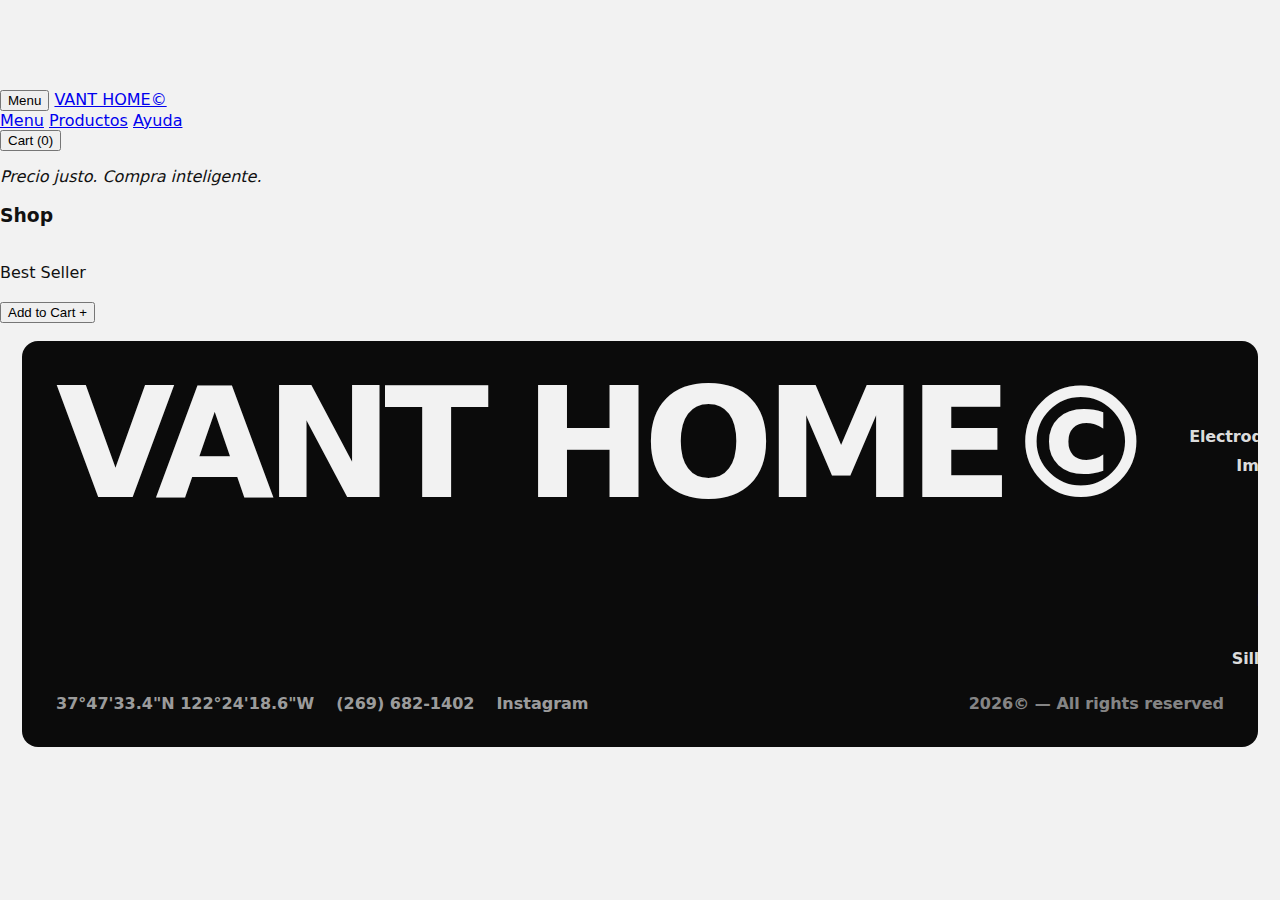
<file: index.html>
<!doctype html>
<html lang="es">
  <head>
    <meta charset="UTF-8" />
    <meta name="viewport" content="width=device-width, initial-scale=1.0" />
    <title>VANT HOME©</title>
    <link rel="stylesheet" href="styles.css" />
  </head>

  <body>
    <!-- HEADER -->
    <header class="header">
      <div class="header__left">
        <button class="header__menu" aria-label="Abrir menú">Menu</button>
        <a class="logo" href="#">VANT HOME©</a>
      </div>

      <nav class="header__nav">
        <a href="#" class="nav__link is-active">Menu</a>
        <a href="#Productos" class="nav__link">Productos</a>
        <a href="#Ayuda" class="nav__link">Ayuda</a>
      </nav>

      <button class="header__cart" id="cartBtn">
        Cart (<span id="cartCount">0</span>)
      </button>
    </header>

    <!-- LAYOUT -->
    <main class="layout">
      <!-- SIDEBAR (solo desktop) -->
      <aside class="sidebar" aria-label="Sidebar shop">
        <div class="sidebar__top">
          <p class="sidebar__tagline">
            <em>Precio justo. Compra inteligente.</em>
          </p>

          <!-- ✅ vuelve el texto debajo del slogan -->
        </div>

        <div class="sidebar__bottom">
          <h3 class="sidebar__title">Shop</h3>
          <ul class="sidebar__list" id="categoryList"></ul>
        </div>
      </aside>

      <!-- CONTENT -->
      <section class="content" id="shop">
        <!-- HERO / FEATURED -->
        <section class="hero" id="featured">
          <div class="hero__imgWrap">
            <img id="featuredImg" class="hero__img" alt="" />
          </div>

          <!-- CARD superpuesta -->
          <article class="featuredCard" id="featuredCard">
            <span class="pill" id="featuredPill">Best Seller</span>

            <div class="featuredCard__grid">
              <h2 class="featuredCard__title" id="featuredTitle"></h2>

              <p class="featuredCard__desc" id="featuredDesc"></p>

              <div class="featuredCard__price" id="featuredPrice"></div>

              <button class="featuredCard__btn" id="featuredAdd">
                Add to Cart
                <span class="plus">+</span>
              </button>
            </div>
          </article>
        </section>

        <!-- GRID -->
        <section class="grid" id="productGrid"></section>
      </section>
    </main>

    <!-- ✅ FOOTER estilo ACME -->
    <footer class="footer">
      <div class="footer__inner">
        <div class="footer__top">
          <div class="footer__brand" aria-label="Marca">
            <span class="footer__brandText">VANT HOME©</span>
          </div>

          <div class="footer__shop">
            <h3 class="footer__shopTitle">Shop</h3>
            <ul class="footer__list" id="footerCategoryList"></ul>
          </div>
        </div>

        <div class="footer__bottom">
          <div class="footer__meta">
            <span class="footer__metaItem">37°47'33.4"N 122°24'18.6"W</span>
            <span class="footer__metaItem">(269) 682-1402</span>
            <a class="footer__metaLink" href="#" onclick="return false;">Instagram</a>
          </div>

          <div class="footer__rights">
            <span id="footerYear"></span>© — All rights reserved
          </div>
        </div>
      </div>
    </footer>

    <script src="app.js"></script>
  </body>
</html>
</file>
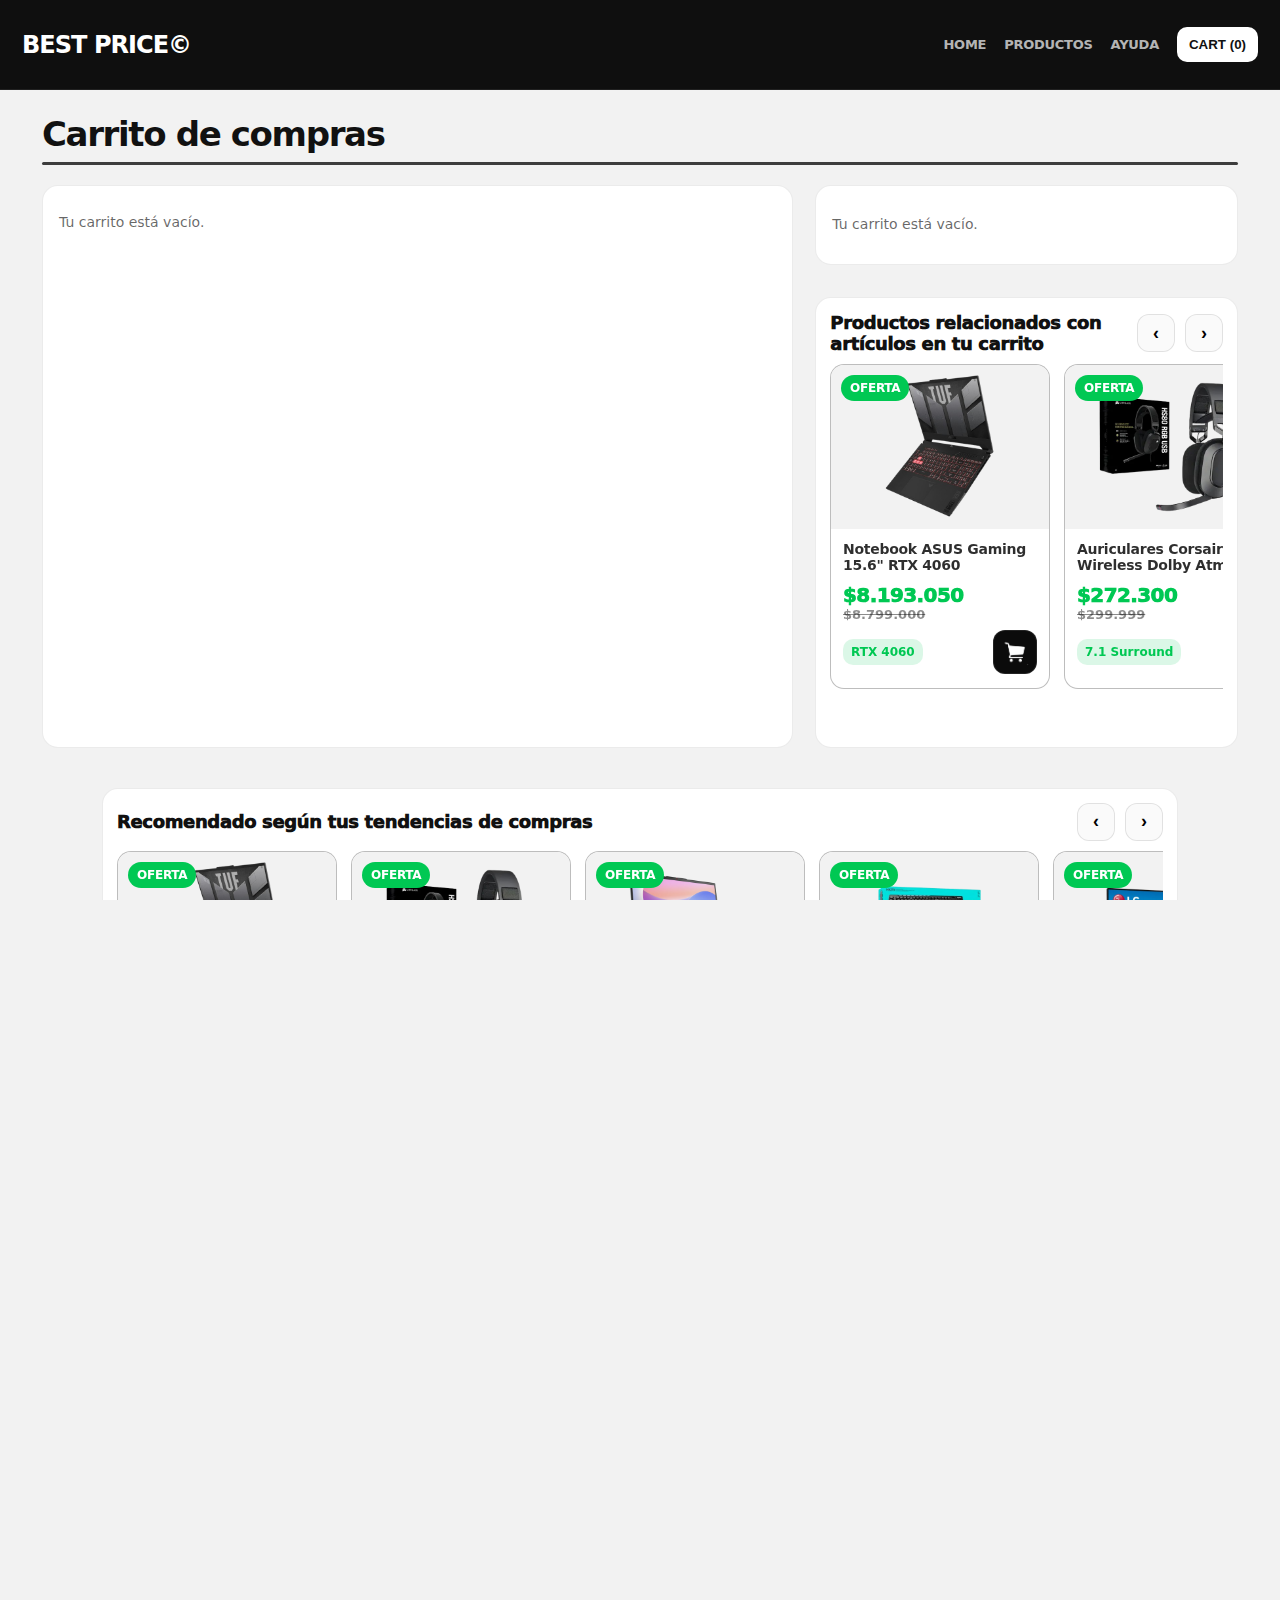
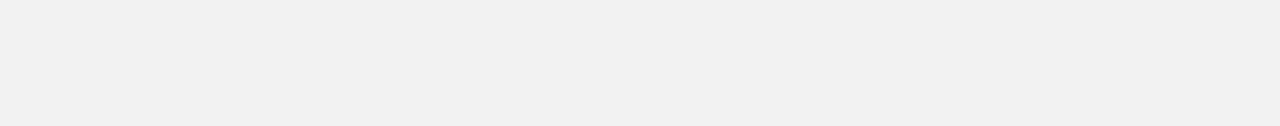
<file: carrito.html>
<!doctype html>
<html lang="es">
  <head>
    <meta charset="UTF-8" />
    <meta name="viewport" content="width=device-width, initial-scale=1.0" />
    <title>BEST PRICE© — Carrito</title>
    <link rel="stylesheet" href="styles.css" />

    <!-- ✅ CSS SOLO para carrito (no toca header/footer global) -->
    <style>
      label:has(span:contains("Este pedido contiene un regalo")){
  display: none !important;
}

      .cartTopLink{
        display:inline-block;
        margin: 6px 0 14px;
        color: rgba(0,0,0,0.70);
        font-weight: 700;
        text-decoration: underline;
        cursor: pointer;
      }

      .cartPage__title{
        font-size: 34px;
        letter-spacing: -0.04em;
        margin-bottom: 6px;
      }

      .cartPage__items{
        background: #fff;
        border: 1px solid rgba(0,0,0,0.08);
        border-radius: 16px;
        padding: 14px 16px;
      }

      .cartSideRecs{
        margin-top: 12px;
        background:#fff;
        border-radius: 16px;
        border: 1px solid rgba(0,0,0,0.08);
        padding: 14px;
      }
      .cartSideRecs__title{
        margin: 0 0 10px;
        font-weight: 950;
        letter-spacing: -0.02em;
        font-size: 16px;
      }
      .cartSideRecs__track{
        display:flex;
        gap: 12px;
        overflow:auto;
        scroll-snap-type: x mandatory;
        padding-bottom: 6px;
      }
      .cartSideRecs__track::-webkit-scrollbar{ height: 8px; }
      .cartSideRecs__track::-webkit-scrollbar-thumb{ background: rgba(0,0,0,0.12); border-radius: 999px; }
      .cartSideRecs__track .pcard{ flex: 0 0 220px; scroll-snap-align: start; }

      .cartRecsWrap{
        max-width: 1120px;
        margin: 16px auto 44px;
        padding: 0 var(--sides);
      }
      .cartRecsWrap__title{
        margin: 0 0 16px;
        font-size: 28px;
        font-weight: 950;
        letter-spacing: -0.03em;
      }
      .cartRecsGrid{
        display:grid;
        grid-template-columns: repeat(4, 1fr);
        gap: 18px;
      }
      /* 1) Ocultar el botón "Eliminar" extra (el que aparece abajo) */
.cartItem__actions > .cartItem__remove{
  display: none !important;
}

/* 2) Convertir el tacho DENTRO de la pastilla (el primer botón) en imagen */
.cartQtyPill > .cartQtyBtn[aria-label="Eliminar"]{
  background-image: url("media/herramientas/basura-boton.png");
  background-repeat: no-repeat;
  background-position: center;
  background-size: 18px 18px;

  /* oculta el emoji 🗑 */
  font-size: 0;
  line-height: 0;
}

      @media (max-width: 1200px){ .cartRecsGrid{ grid-template-columns: repeat(3, 1fr);} }
      @media (max-width: 900px){ .cartRecsGrid{ grid-template-columns: repeat(2, 1fr);} }
      @media (max-width: 520px){ .cartRecsGrid{ grid-template-columns: 1fr;} }
    
      /* ✅ Ocultar elementos marcados con X en el mock (checkbox y link "Eliminar") */
      .cartItem__check{ display:none !important; }

      /* ✅ Ajustar grilla del ítem cuando el checkbox está oculto */
      .cartItem{
        grid-template-columns: 110px minmax(0, 1fr) auto !important;
      }

    </style>
  </head>

  <body>
    <!-- HEADER -->
    <header class="topbar">
      <div class="topbar__inner">
        <a class="brand" href="index.html">BEST PRICE©</a>

        <nav class="topnav" aria-label="Navegación principal">
          <a href="index.html" class="topnav__link">Home</a>
          <a href="productos.html" class="topnav__link">Productos</a>
          <a href="#" class="topnav__link" onclick="return false;">Ayuda</a>
        </nav>

        <button class="cartBtn" id="cartBtn">
          Cart (<span id="cartCount">0</span>)
        </button>
      </div>
    </header>

    <!-- MAIN -->
    <main class="page">
      <section class="cartPage">
        <h1 class="cartPage__title">Carrito de compras</h1>
        <hr class="cartPage__divider">


        <div class="cartPage__content">
          <div class="cartPage__items" id="cartItems"></div>

          <aside class="cartPage__right">
            <div class="cartPage__summary" id="cartSummary">
              <!-- JS mete resumen acá -->
            </div>

            
            <div class="cartCarousel" id="cartSideRecs" aria-label="Productos relacionados con artículos en tu carrito">
              <div class="cartCarousel__head">
                <h2 class="cartCarousel__title">Productos relacionados con artículos en tu carrito</h2>
                <div class="cartCarousel__ctrls">
                  <button class="cartCarousel__btn" type="button" data-carousel="cartSideRecsTrack" data-dir="-1" aria-label="Anterior">‹</button>
                  <button class="cartCarousel__btn" type="button" data-carousel="cartSideRecsTrack" data-dir="1" aria-label="Siguiente">›</button>
                </div>
              </div>
              <div class="cartCarousel__track" id="cartSideRecsTrack"></div>
            </div>

          </aside>
        </div>
      </section>

      
      <section class="cartRecsWrap" aria-label="Recomendado según tus tendencias de compras">
        <div class="cartCarousel">
          <div class="cartCarousel__head">
            <h2 class="cartCarousel__title">Recomendado según tus tendencias de compras</h2>
            <div class="cartCarousel__ctrls">
              <button class="cartCarousel__btn" type="button" data-carousel="cartRecs" data-dir="-1" aria-label="Anterior">‹</button>
              <button class="cartCarousel__btn" type="button" data-carousel="cartRecs" data-dir="1" aria-label="Siguiente">›</button>
            </div>
          </div>
          <div class="cartCarousel__track" id="cartRecs"></div>
        </div>
      </section>

    </main>

    <!-- FOOTER -->
    <footer class="footer">
      <div class="footer__inner">
        <div class="footer__top">
          <div class="footer__brand" aria-label="Marca">
            <span class="footer__brandText">BEST PRICE©</span>
          </div>

          <div class="footer__shop">
            <h3 class="footer__shopTitle">Shop</h3>
            <ul class="footer__list" id="footerCategoryList"></ul>
          </div>
        </div>

        <div class="footer__bottom">
          <div class="footer__meta">
            <span class="footer__metaItem footer__metaItem--flag" aria-label="Argentina">
              <img
                class="footer__flag"
                src="media/herramientas/bandera-removebg-preview.png"
                alt="Argentina"
                loading="lazy"
              />
            </span>

            <span class="footer__metaItem">Soporte: 11 0000-0000</span>
            <a class="footer__metaLink" href="#" onclick="return false;">Instagram</a>
          </div>

          <div class="footer__rights">
            <span id="footerYear"></span>© — All rights reserved
          </div>
        </div>
      </div>
    </footer>

    <script src="app.js"></script>
  </body>
</html>
</file>
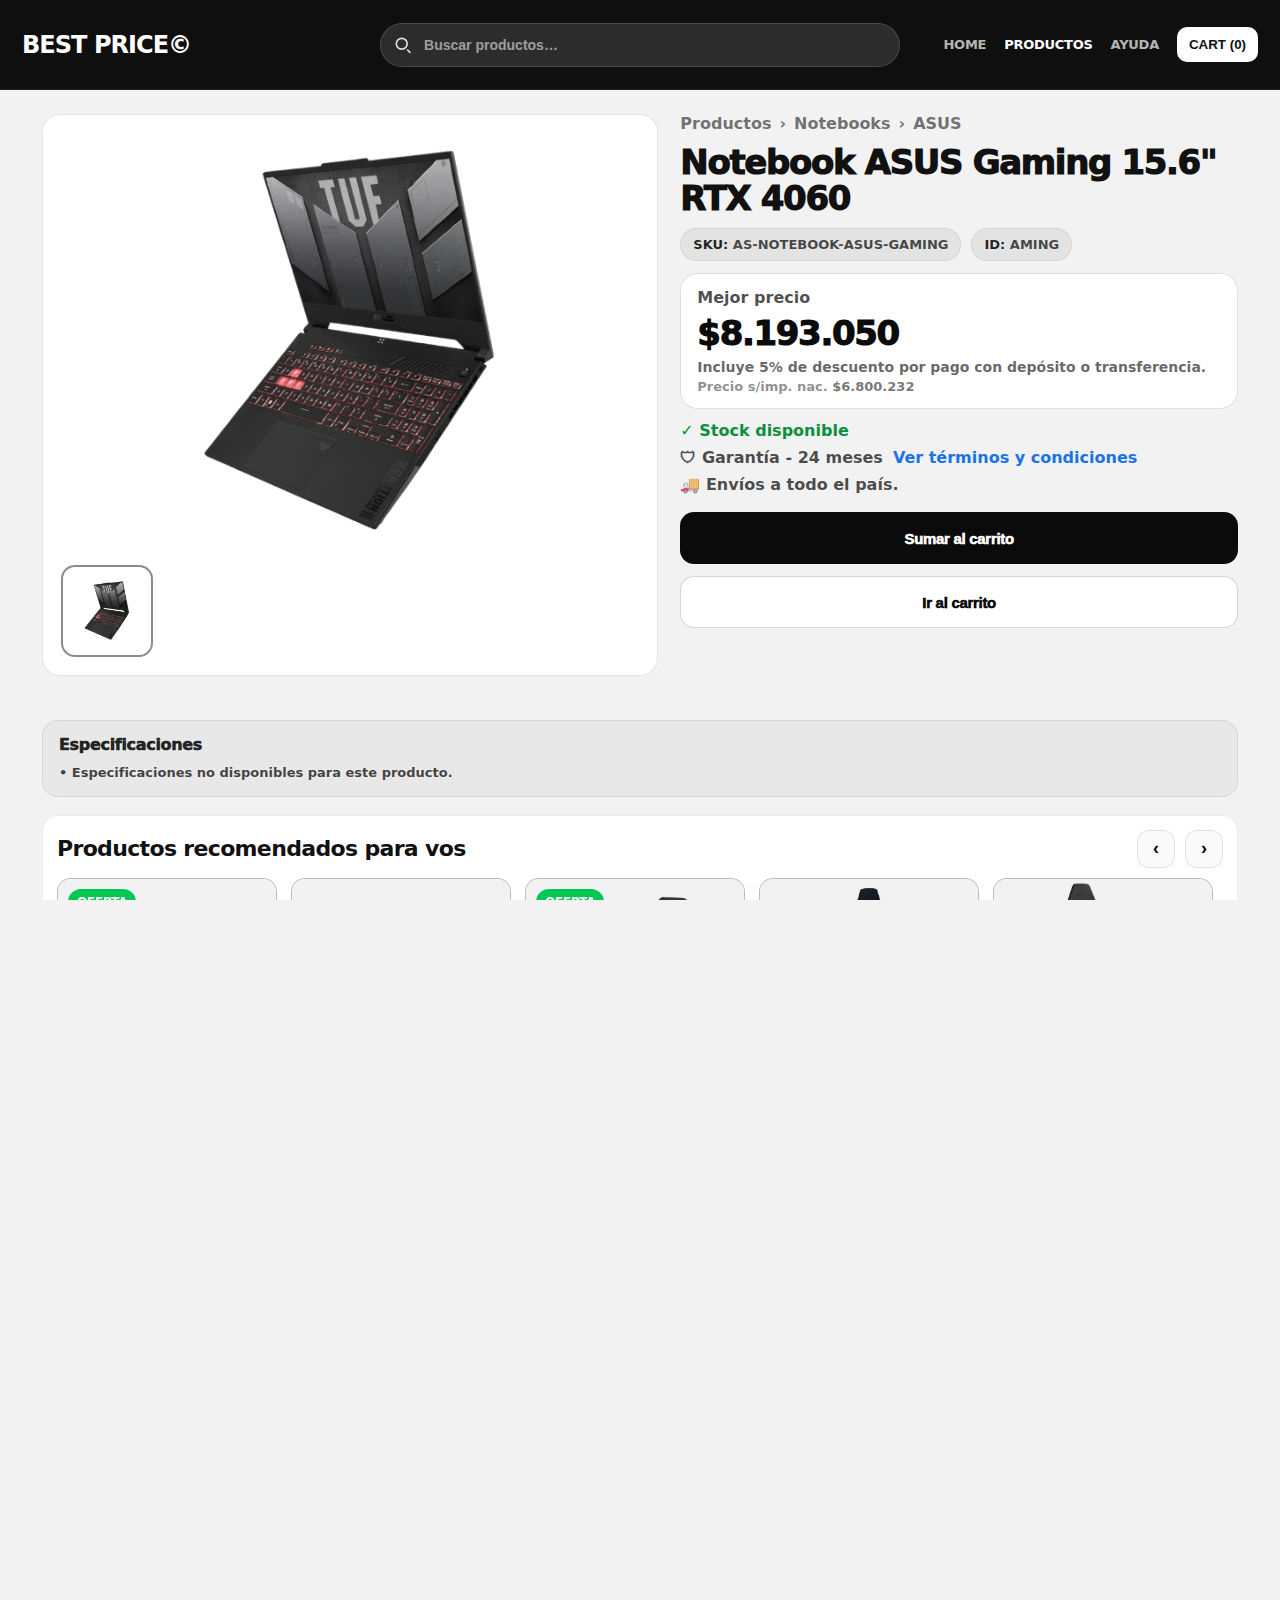
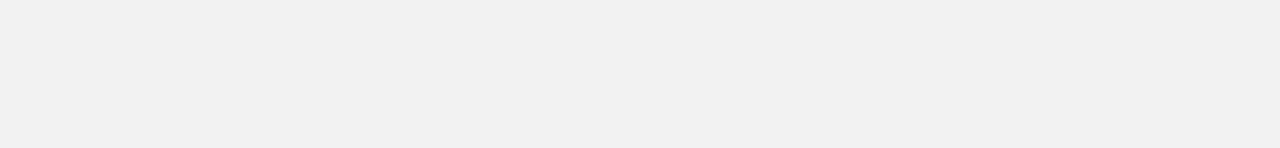
<file: producto.html>
<!doctype html>
<html lang="es">
  <head>
    <meta charset="UTF-8" />
    <meta name="viewport" content="width=device-width, initial-scale=1.0" />
    <title>BEST PRICE© — Producto</title>
    <link rel="stylesheet" href="styles.css" />
  </head>

  <body>
    <!-- HEADER -->
    <header class="topbar">
      <div class="topbar__inner">
        <a class="brand" href="index.html">BEST PRICE©</a>

        <div class="topsearch" role="search">
          <button class="topsearch__icon" type="button" aria-label="Buscar">
            <svg viewBox="0 0 24 24" aria-hidden="true">
              <path
                d="M10.5 3a7.5 7.5 0 1 1 0 15A7.5 7.5 0 0 1 10.5 3Zm0 2a5.5 5.5 0 1 0 0 11 5.5 5.5 0 0 0 0-11Zm7.7 12.3 2.9 2.9a1 1 0 0 1-1.4 1.4l-2.9-2.9a1 1 0 0 1 1.4-1.4Z"
              />
            </svg>
          </button>

          <input
            id="searchInput"
            class="topsearch__input"
            type="search"
            placeholder="Buscar productos…"
            autocomplete="off"
          />

          <div id="searchDropdown" class="topsearch__dropdown" aria-label="Sugerencias" hidden></div>
        </div>

        <nav class="topnav" aria-label="Navegación principal">
          <a href="index.html" class="topnav__link">Home</a>
          <a href="productos.html" class="topnav__link">Productos</a>
          <a href="#" class="topnav__link" onclick="return false;">Ayuda</a>
        </nav>

        <button class="cartBtn" id="cartBtn">
          Cart (<span id="cartCount">0</span>)
        </button>
      </div>
    </header>

    <!-- MAIN -->
    <main class="page">
      <section class="productDetail" id="productDetail">
        <!-- Se rellena por JS según ?id=
             (dejamos estructura base para mantener la misma "grilla" del diseño) -->
        <div class="productPage" aria-hidden="true" style="opacity:.0; height:0; overflow:hidden;">
          <div class="productPage__gallery">
            <div class="productHero"></div>
            <div class="productThumbs"></div>
          </div>
          <div class="productPage__side">
            <div class="productCrumb"></div>
            <h1 class="productTitle"></h1>
            <div class="productMetaChips"></div>
            <div class="productPriceCard"></div>
            <div class="productBullets"></div>
            <button class="productCta" type="button"></button>
          </div>
        </div>
      </section>
      <main class="page">
  <section class="productDetail" id="productDetail">
    <!-- ... LO QUE YA TENÉS ACÁ NO LO TOQUES ... -->
  </section>

  <!-- ✅ Carrusel de productos recomendados -->
  <section class="productRecsWrap">
    <div
      class="cartCarousel productRecs"
      id="productRecs"
      aria-label="Productos recomendados"
    >
      <div class="cartCarousel__head">
        <h2 class="cartCarousel__title">Productos recomendados para vos</h2>
        <div class="cartCarousel__ctrls">
          <button
            class="cartCarousel__btn"
            type="button"
            data-carousel="productRecsTrack"
            data-dir="-1"
            aria-label="Anterior"
          >
            ‹
          </button>
          <button
            class="cartCarousel__btn"
            type="button"
            data-carousel="productRecsTrack"
            data-dir="1"
            aria-label="Siguiente"
          >
            ›
          </button>
        </div>
      </div>

      <div
        class="cartCarousel__track"
        id="productRecsTrack"
        aria-label="Lista de productos recomendados"
      ></div>
    </div>
  </section>
</main>
    </main>

    <!-- FOOTER -->
    <footer class="footer">
      <div class="footer__inner">
        <div class="footer__top">
          <div class="footer__brand" aria-label="Marca">
            <span class="footer__brandText">BEST PRICE©</span>
          </div>

          <div class="footer__shop">
            <h3 class="footer__shopTitle">Shop</h3>
            <ul class="footer__list" id="footerCategoryList"></ul>
          </div>
        </div>

        <div class="footer__bottom">
          <div class="footer__meta">
            <span class="footer__metaItem">Argentina</span>
            <span class="footer__metaItem">Soporte: 11 0000-0000</span>
            <a class="footer__metaLink" href="#" onclick="return false;">Instagram</a>
          </div>

          <div class="footer__rights">
            <span id="footerYear"></span>© — All rights reserved
          </div>
        </div>
      </div>
    </footer>

    <script src="app.js"></script>
  </body>
</html>
</file>
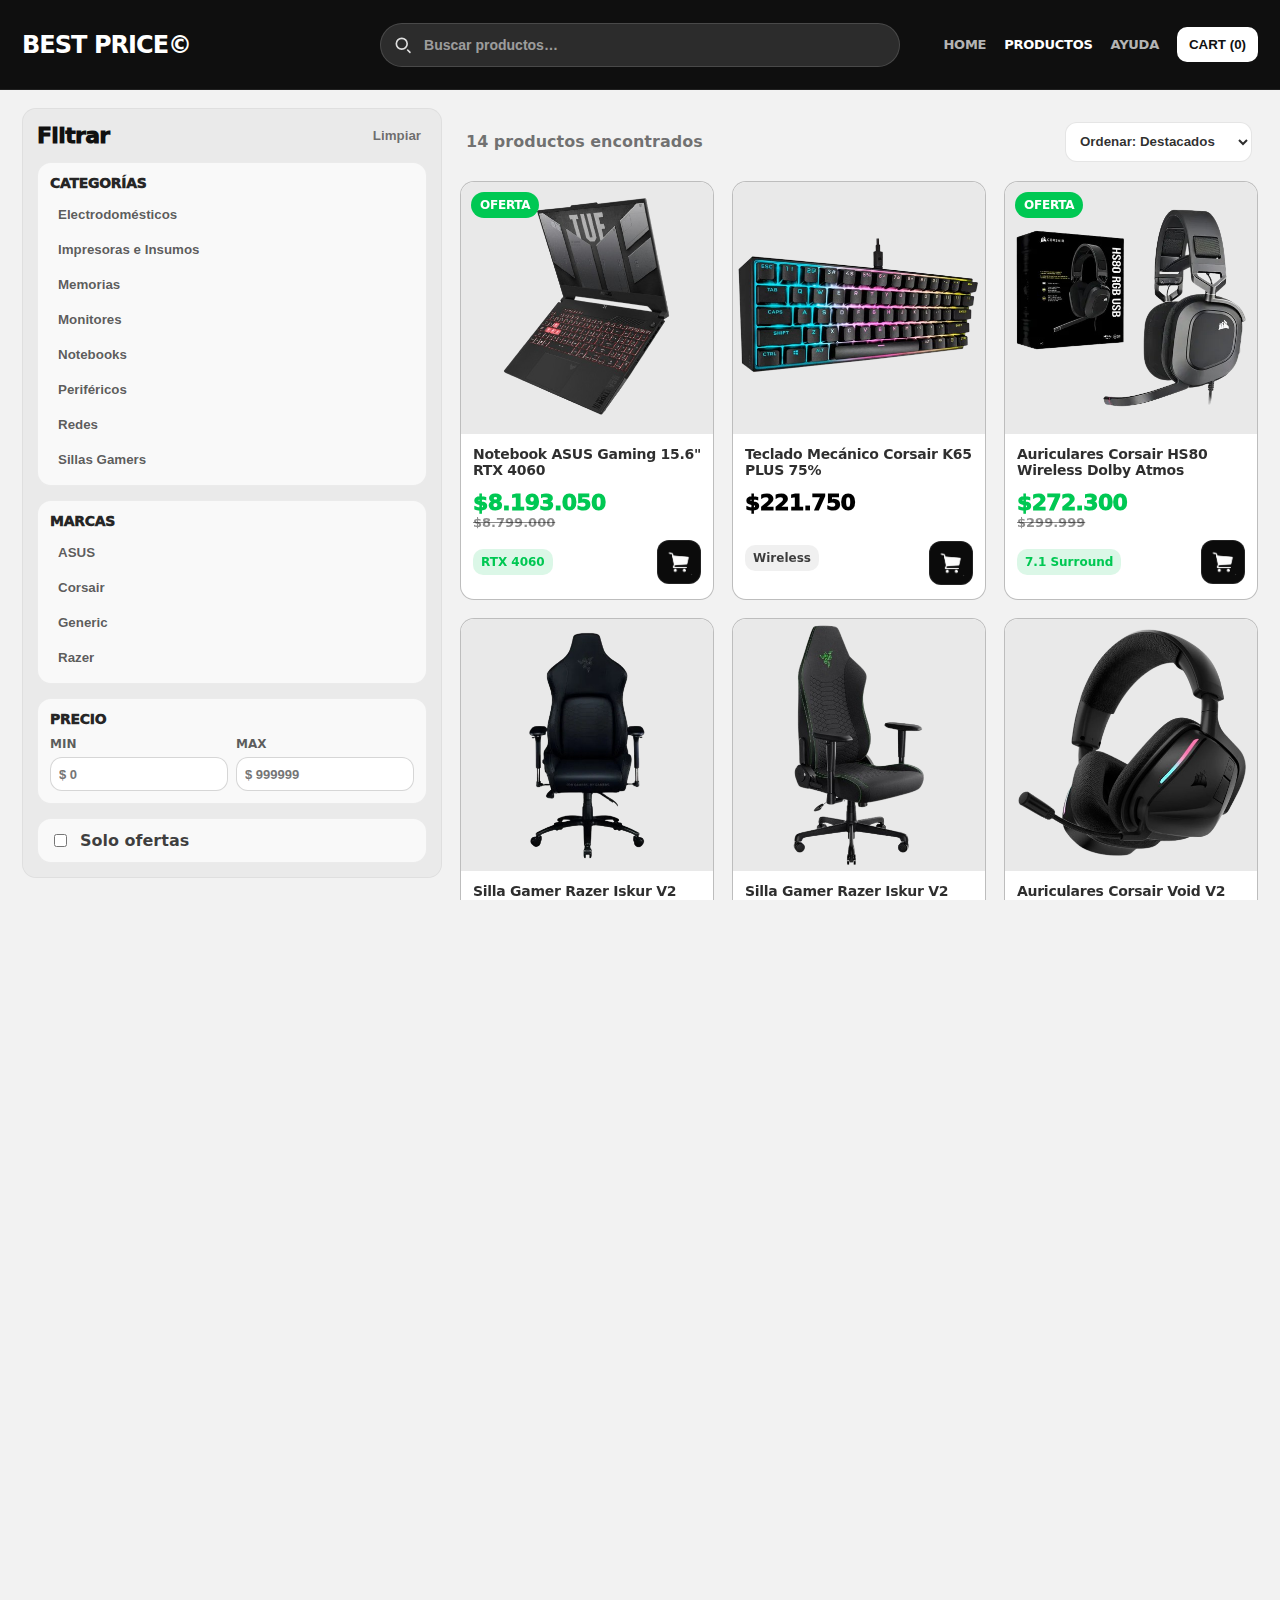
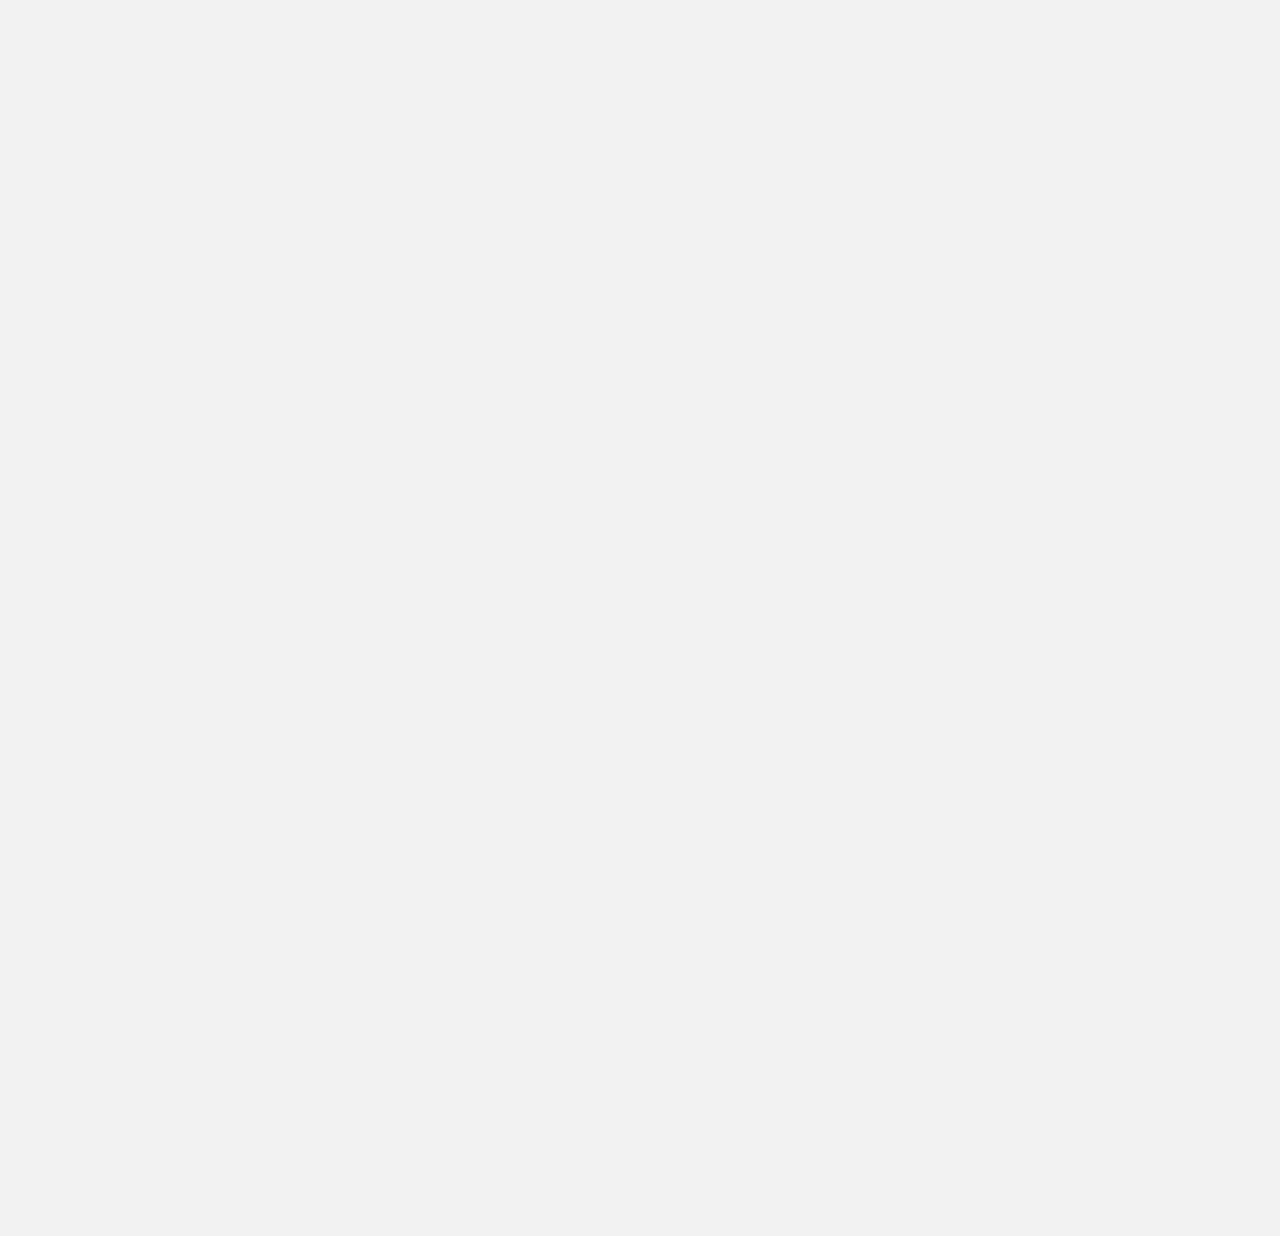
<file: productos.html>
<!doctype html>
<html lang="es">
  <head>
    <meta charset="UTF-8" />
    <meta name="viewport" content="width=device-width, initial-scale=1.0" />
    <title>BEST PRICE© — Productos</title>
    <link rel="stylesheet" href="styles.css" />
  </head>

  <body>
    <!-- HEADER -->
    <header class="topbar">
      <div class="topbar__inner">
        <a class="brand" href="index.html">BEST PRICE©</a>

        <!-- BUSCADOR (lupa al medio) -->
        <div class="topsearch" role="search">
          <button class="topsearch__icon" type="button" aria-label="Buscar">
            <svg viewBox="0 0 24 24" aria-hidden="true">
              <path
                d="M10.5 3a7.5 7.5 0 1 1 0 15A7.5 7.5 0 0 1 10.5 3Zm0 2a5.5 5.5 0 1 0 0 11 5.5 5.5 0 0 0 0-11Zm7.7 12.3 2.9 2.9a1 1 0 0 1-1.4 1.4l-2.9-2.9a1 1 0 0 1 1.4-1.4Z"
              />
            </svg>
          </button>

          <input
            id="searchInput"
            class="topsearch__input"
            type="search"
            placeholder="Buscar productos…"
            autocomplete="off"
          />

          <div id="searchDropdown" class="topsearch__dropdown" aria-label="Sugerencias" hidden></div>
        </div>

        <nav class="topnav" aria-label="Navegación principal">
          <a href="index.html" class="topnav__link">Home</a>
          <a href="productos.html" class="topnav__link is-active">Productos</a>
          <a href="#" class="topnav__link" onclick="return false;">Ayuda</a>
        </nav>

        <button class="cartBtn" id="cartBtn">
          Cart (<span id="cartCount">0</span>)
        </button>
      </div>
    </header>

    <!-- MAIN -->
    <main class="page">
      <section class="shopLayout">
        <!-- SIDEBAR DE FILTROS -->
        <aside class="filters">
          <div class="filters__header">
            <h1 class="filters__title">Filtrar</h1>
            <button class="filters__clear" id="filtersClearBtn" type="button">
              Limpiar
            </button>
          </div>

          <div class="filters__box">
            <h2 class="filters__boxTitle">Categorías</h2>
            <ul class="filters__list" id="filterCategoryList"></ul>
          </div>

          <div class="filters__box">
            <h2 class="filters__boxTitle">Marcas</h2>
            <ul class="filters__list" id="filterBrandList"></ul>
          </div>

          <div class="filters__box">
            <h2 class="filters__boxTitle">Precio</h2>
            <div class="filters__row">
              <label class="filters__label">
                Min
                <input
                  type="number"
                  id="filterMin"
                  class="filters__input"
                  placeholder="$ 0"
                  min="0"
                />
              </label>
              <label class="filters__label">
                Max
                <input
                  type="number"
                  id="filterMax"
                  class="filters__input"
                  placeholder="$ 999999"
                  min="0"
                />
              </label>
            </div>
          </div>

          <div class="filters__box">
            <label class="filters__check">
              <input type="checkbox" id="filterDeals" />
              Solo ofertas
            </label>
          </div>
        </aside>

        <!-- RESULTADOS -->
        <section class="results">
          <div class="results__bar">
            <p class="muted">
              <span id="resultsCount">0</span> productos encontrados
            </p>

            <select id="resultsSort" class="results__sort">
              <option value="featured">Ordenar: Destacados</option>
              <option value="price-asc">Precio: menor a mayor</option>
              <option value="price-desc">Precio: mayor a menor</option>
              <option value="name-asc">Nombre A-Z</option>
            </select>
          </div>

          <div class="shopGridAli" id="productGrid"></div>
        </section>
      </section>
    </main>

    <!-- FOOTER -->
    <footer class="footer">
      <div class="footer__inner">
        <div class="footer__top">
          <div class="footer__brand" aria-label="Marca">
            <span class="footer__brandText">BEST PRICE©</span>
          </div>

          <div class="footer__shop">
            <h3 class="footer__shopTitle">Shop</h3>
            <ul class="footer__list" id="footerCategoryList"></ul>
          </div>
        </div>

        <div class="footer__bottom">
          <div class="footer__meta">
            <span class="footer__metaItem">Argentina</span>
            <span class="footer__metaItem">Soporte: 11 0000-0000</span>
            <a class="footer__metaLink" href="#" onclick="return false;">Instagram</a>
          </div>

          <div class="footer__rights">
            <span id="footerYear"></span>© — All rights reserved
          </div>
        </div>
      </div>
    </footer>

    <script src="app.js"></script>
  </body>
</html>
</file>
<file: styles.css>
:root{
  --bg:#f2f2f2;
  --fg:#111;
  --muted:rgba(17,17,17,.55);

  --radius:12px;
  --sides:22px;
  --topbarH:90px;

  --heroH:340px;

  /* OFERTA en VERDE (llamativo) */
  --deal:#00c853;
  --dealSoft: rgba(0,200,83,0.14);

  /* ✅ NUEVO: estilo carrusel tipo “banner” */
  --heroPad: 18px;          /* distancia a bordes */
  --heroRadius: 28px;       /* puntas redondas */
  --heroMaxW: 1320px;       /* ancho máximo estilo “container” */
}

*{ box-sizing:border-box; }
html,body{ height:100%; }
body{
  margin:0;
  font-family: system-ui, -apple-system, Segoe UI, Roboto, Arial, sans-serif;
  background: var(--bg);
  color: var(--fg);

  padding-top: var(--topbarH); /* ✅ para que el contenido no quede debajo del header */}

/* =========================
   TOPBAR + SEARCH (header NO se reestructura, solo buscador centrado)
   ========================= */
.topbar{
  position: fixed; /* ✅ siempre visible */
  top: 0;
  left: 0;
  right: 0;
  z-index: 999;
  height: var(--topbarH);
  background: #0f0f0f;
  color: #f2f2f2;
  border-bottom: 1px solid rgba(255,255,255,0.08);
}

.topbar__inner{
  height: 100%;
  padding: 0 var(--sides);
  position: relative;

  display: flex;
  align-items: center;
  gap: 18px;
}

.brand{
  color:#fff;
  text-decoration:none;
  font-weight: 900;
  letter-spacing: -0.04em;
  font-size: 24px;
  white-space: nowrap;
}

.topnav{
  margin-left: auto;
  display:flex;
  gap: 18px;
  align-items:center;
}

.topnav__link{
  color: rgba(255,255,255,0.70);
  text-decoration:none;
  font-weight: 800;
  text-transform: uppercase;
  letter-spacing: -0.02em;
  font-size: 13px;
}
.topnav__link.is-active{ color:#fff; }
.topnav__link:hover{ color:#fff; }

.cartBtn{
  border: 0;
  background: #ffffff;
  color: #111;
  padding: 10px 12px;
  border-radius: 10px;
  font-weight: 900;
  text-transform: uppercase;
  cursor: pointer;
  white-space: nowrap;
}

/* Buscador centrado */
.topsearch{
  position: absolute;
  left: 50%;
  transform: translateX(-50%);
  height: 44px;
  width: min(520px, 46vw);

  border-radius: 999px;
  background: rgba(255,255,255,0.12);
  border: 1px solid rgba(255,255,255,0.14);
  display:flex;
  align-items:center;
  overflow:hidden;
}

.topsearch__icon{
  width: 46px;
  height: 44px;
  border: 0;
  background: transparent;
  cursor: pointer;
  display:grid;
  place-items:center;
  color: rgba(255,255,255,0.85);
}

.topsearch__icon svg{
  width: 20px;
  height: 20px;
  fill: currentColor;
}

.topsearch__input{
  width: 100%;
  height: 44px;
  border: 0;
  outline: none;
  background: transparent;
  color: #fff;
  font-weight: 650;
  padding: 0 14px 0 0;
  font-size: 14px;
}
.topsearch__input::placeholder{ color: rgba(255,255,255,0.55); }

.topsearch__dropdown{
  position:absolute;
  top: calc(100% + 8px);
  left: 0;
  right: 0;
  background: #111;
  border: 1px solid rgba(255,255,255,0.10);
  border-radius: 14px;
  overflow: hidden;
  box-shadow: 0 20px 40px rgba(0,0,0,0.35);
  z-index: 200;
}

.sug{
  padding: 12px 14px;
  display:flex;
  justify-content: space-between;
  gap: 12px;
  cursor: pointer;
}
.sug:hover{ background: rgba(255,255,255,0.06); }

.sug__left{ display:flex; flex-direction:column; gap: 3px; }
.sug__name{ color:#fff; font-weight: 900; letter-spacing:-0.02em; }
.sug__meta{ color: rgba(255,255,255,0.6); font-weight: 650; font-size: 12px; }
.sug__price{ color:#fff; font-weight: 900; white-space: nowrap; }

.sugMark{
  background: rgba(255,255,255,0.14);
  border-radius: 6px;
  padding: 0 3px;
}

/* =========================
   HERO = CARRUSEL (✅ estilo con aire + puntas redondas)
   ========================= */
.page{ padding: 0; }

/* ahora el “aire” viene del section */
.heroNZXT{
  width: 100%;
  background: transparent;
  padding: var(--heroPad) var(--sides) 0;
}

/* carrusel “contenidito” con bordes redondeados */
.heroCarousel{
  position: relative;
  height: var(--heroH);
  width: min(var(--heroMaxW), 100%);
  margin: 0 auto;

  border-radius: var(--heroRadius);
  overflow: hidden;

  background: #e8e8e8;
  border: 1px solid rgba(0,0,0,0.06);

  box-shadow: none
}

/* slides – imagen nítida (contain) + fondo blur (cover) SIN estirar */
.heroCarousel__slide{
  position: absolute;
  inset: 0;
  opacity: 0;
  transition: opacity 380ms ease;
  background: #f3f3f3;
  overflow: hidden;
}

.heroCarousel__slide::before{
  content:"";
  position:absolute;
  inset:-12px;
  background-image: var(--slide-img);
  background-size: cover;
  background-position: center;
  background-repeat: no-repeat;
  filter: blur(18px);
  opacity: 0.32;
  transform: scale(1.06);
  z-index: 0;
}

.heroCarousel__img{
  position:absolute;
  inset: 0;
  width: 100%;
  height: 100%;
  object-fit: contain;
  object-position: center;
  z-index: 1;
  user-select: none;
  -webkit-user-drag: none;
  display: block;
}

.heroCarousel__slide.is-active{ opacity: 1; }

/* overlay suave (un poco más liviano para que no tape tanto) */
.heroCarousel__slide::after{
  content:"";
  position:absolute;
  inset:0;
  background:
    radial-gradient(900px 600px at 65% 45%, rgba(255,255,255,0.14), rgba(255,255,255,0) 62%),
    linear-gradient(90deg, rgba(255,255,255,0.04), rgba(255,255,255,0.02));
  pointer-events:none;
}

/* botones dentro del carrusel y con separación agradable */
.heroCarousel__btn{
  position: absolute;
  top: 50%;
  transform: translateY(-50%);
  z-index: 5;
  width: 46px;
  height: 46px;
  border-radius: 999px;
  border: 0;
  background: rgba(255,255,255,0.92);
  color: #111;
  font-size: 28px;
  line-height: 1;
  font-weight: 900;
  cursor: pointer;
  display: grid;
  place-items: center;
  box-shadow: 0 10px 22px rgba(0,0,0,0.12);
}
.heroCarousel__btn--prev{ left: 16px; }
.heroCarousel__btn--next{ right: 16px; }
.heroCarousel__btn:hover{ background: rgba(255,255,255,0.98); }

/* dots tipo “pill” como el ejemplo (más separados del borde) */
.heroCarousel__dots{
  position: absolute;
  left: 50%;
  bottom: 16px;
  transform: translateX(-50%);
  z-index: 6;
  display: flex;
  gap: 10px;
  align-items: center;
  padding: 9px 12px;
  border-radius: 999px;
  background: rgba(255,255,255,0.62);
  backdrop-filter: blur(10px);
  border: 1px solid rgba(0,0,0,0.06);
}

.heroCarousel__dot{
  width: 9px;
  height: 9px;
  border-radius: 999px;
  border: 0;
  cursor: pointer;
  background: rgba(0,0,0,0.22);
}
.heroCarousel__dot.is-active{ background: rgba(0,0,0,0.75); }

/* =========================
   SECTION
   ========================= */
.section{
  max-width: 1320px;
  margin: 0 auto;
  padding: 34px var(--sides) 50px;
}

.section__title{
  margin: 0 0 22px 0;
  text-align: center;
  font-size: clamp(26px, 3vw, 42px);
  font-weight: 900;
  letter-spacing: -0.04em;
}

/* =========================
   CARDS
   ========================= */
.cardsGrid{
  display:grid;
  grid-template-columns: repeat(4, 1fr);
  gap: 18px;
}

.pcard{
  background: #fff;
  border-radius: 14px;
  overflow:hidden;

  /* ✅ solo líneas grises en bordes */
  border: 1px solid rgba(0,0,0,0.26); /* ⬅ más contraste, sigue siendo fino */
  box-shadow: none;

  position: relative;
}

.pcard__img{
  width:100%;
  aspect-ratio: 1 / 1;
  object-fit: cover;
  display:block;
  background:#e9e9e9;
}

.pcard__deal{
  position:absolute;
  top: 10px;
  left: 10px;
  background: var(--deal);
  color: #fff;
  font-weight: 900;
  font-size: 12px;
  padding: 6px 9px;
  border-radius: 999px;
  letter-spacing: -0.02em;
  display:none;
}

.pcard__body{
  padding: 12px 12px 14px;
  display:grid;
  gap: 10px;
}

/* TÍTULO DEL PRODUCTO → negro más suave */
.pcard__name{
  margin: 0;
  font-weight: 800;
  letter-spacing: -0.02em;
  line-height: 1.15;
  font-size: 14px;
  color: rgba(0,0,0,0.82);
  min-height: 34px;
}
/* Igualar color del ordenar con el título de los productos */
.results__sort{
  color: rgba(0,0,0,0.82);
}

.results__sort option{
  color: rgba(0,0,0,0.82);
}

/* PRECIO → negro puro */
.pcard__priceNow{
  font-weight: 950;
  letter-spacing: -0.03em;
  font-size: 22px;
  color: #000; /* 👈 negro real */
}


.pcard__priceNow{
  font-weight: 950;
  letter-spacing: -0.03em;
  font-size: 22px;
  color: #000;
}

.pcard__priceWas{
  font-weight: 800;
  color: rgba(0,0,0,0.45);
  text-decoration: line-through;
  font-size: 13px;
  display:none;
}

.pcard__metaRow{
  display:flex;
  justify-content: space-between;
  align-items:center;
  gap: 10px;
}

/* ✅ bajamos un toque el bloque del botón en NO oferta para igualar alturas */
.pcard:not(.is-deal) .pcard__metaRow{ margin-top: 6px; }


.pcard__tag{
  background: rgba(0,0,0,0.06);
  color: rgba(0,0,0,0.75);
  font-weight: 900;
  border-radius: 10px;
  padding: 6px 8px;
  font-size: 12px;
}

.pcard__btn{
  border:0;
  border-radius: 12px;
  cursor:pointer;
  display: inline-grid;
  place-items: center;
}

/* ✅ Botón “Sumar al carrito” como imagen */
.pcard__btn--img{
  width: 44px;
  height: 44px;
  padding: 0;
  background-color: #0b0b0b; /* ✅ botón negro */
  background-image: url("media/herramientas/boton-carrito.png");
  background-repeat: no-repeat;
  background-position: center;
  background-size: 70%;
  border: 1px solid rgba(255,255,255,0.10);
  border-radius: 12px;
}
.pcard__btn--img:hover{
  filter: brightness(1.08);
}


.pcard.is-deal .pcard__deal{ display:block; }
.pcard.is-deal .pcard__priceNow{ color: var(--deal); }
.pcard.is-deal .pcard__priceWas{ display:block; }
.pcard.is-deal .pcard__tag{
  background: var(--dealSoft);
  color: var(--deal);
}

/* =========================
   PRODUCTOS PAGE LAYOUT
   ========================= */
.shopLayout{
  max-width: 1320px;
  align-items: start;
  margin: 0 auto;
  padding: 18px var(--sides) 40px;
  display:grid;
  grid-template-columns: 420px 1fr; /* 👈 MÁS ANCHO */
  gap: 18px;
}

.filters{
  min-width: 420px;
}


.filters{
  position: sticky;
  top: calc(var(--topbarH) + 18px);
  height: calc(100vh - var(--topbarH) - 28px);
  overflow:auto;
  padding: 14px;
  border-radius: 14px;
  background: rgba(0,0,0,0.03);
  border: 1px solid rgba(0,0,0,0.05);
}

.filters__header{
  display: flex;
  justify-content: space-between;
  align-items: center; /* 🔑 ALINEACIÓN CORRECTA */
  gap: 12px;
}


.filters__title{
  margin:0;
  font-weight: 950;
  letter-spacing: -0.03em;
  font-size: 22px;
}

.filters__clear{
  border:0;
  background: transparent;
  color: rgba(0,0,0,0.55);
  font-weight: 900;
  cursor:pointer;
}
.filters__clear:hover{ text-decoration: underline; }

.filters__box{
  margin-top: 14px;
  background: rgba(255,255,255,0.72);
  border: 1px solid rgba(0,0,0,0.06);
  border-radius: 14px;
  padding: 12px;
}

.filters__boxTitle{
  margin:0 0 10px 0;
  font-weight: 950;
  letter-spacing: -0.02em;
  font-size: 14px;
  color: rgba(0,0,0,0.85);
  text-transform: uppercase;
}

.filters__list{
  list-style:none;
  padding:0;
  margin:0;
  display:grid;
  gap: 8px;
}

.filters__list button{
  width:100%;
  border: 0;
  background: transparent;
  text-align:left;
  padding: 6px 8px;
  border-radius: 10px;
  cursor:pointer;
  font-weight: 850;
  color: rgba(0,0,0,0.65);
}
.filters__list button:hover{ background: rgba(0,0,0,0.04); }
.filters__list button.is-active{
  background: rgba(0,0,0,0.06);
  color: rgba(0,0,0,0.92);
}

.filters__row{
  display:grid;
  grid-template-columns: 1fr 1fr;
  gap: 10px;
}

.filters__label{
  display:grid;
  gap: 6px;
  font-weight: 850;
  color: rgba(0,0,0,0.65);
  font-size: 12px;
  text-transform: uppercase;
}

.filters__input{
  height: 40px;
  border-radius: 12px;
  border: 1px solid rgba(0,0,0,0.16);
  padding: 0 10px;
  font-weight: 850;
  outline: none;
  background: #fff;
}

.filters__check{
  display:flex;
  align-items:center;
  gap: 10px;
  font-weight: 900;
  color: rgba(0,0,0,0.75);
}

/* results */
.results{
  padding: 6px 0;
}

.results__bar{
  display:flex;
  justify-content: space-between;
  align-items:center;
  gap: 12px;
  padding: 8px 6px 14px;
}

.muted{ color: rgba(0,0,0,0.55); font-weight: 800; }

.results__sort{
  height: 40px;
  border-radius: 12px;
  border: 1px solid rgba(0,0,0,0.10);
  padding: 0 10px;
  font-weight: 850;
  background: #fff;
}

.shopGridAli{
  display:grid;
  grid-template-columns: repeat(3, 1fr); /* ✅ 3 columnas en productos.html */
  gap: 18px;
}


/* =========================
   FOOTER
   ========================= */
.footer{ padding: 18px var(--sides); }

.footer__inner{
  background: #0b0b0b;
  color: #f2f2f2;
  border-radius: 16px;
  padding: 34px;
  overflow: hidden;
}

.footer__top{
  display: grid;
  grid-template-columns: 1fr auto;
  gap: 24px;
  align-items: start;
}

.footer__brandText{
  display: block;
  font-weight: 900;
  letter-spacing: -0.06em;
  line-height: 0.9;
  font-size: clamp(64px, 12vw, 170px);
  white-space: nowrap;
}

.footer__shop{
  text-align: right;
  padding-top: 10px;
  min-width: 180px;
}

.footer__shopTitle{
  margin: 0 0 14px 0;
  font-weight: 900;
  font-size: 24px;
  letter-spacing: -0.03em;
}

.footer__list{
  list-style: none;
  padding: 0;
  margin: 0;
  display: grid;
  gap: 10px;
}

.footer__list a{
  color: rgba(242,242,242,0.92);
  text-decoration: none;
  font-weight: 700;
  letter-spacing: -0.01em;
}
.footer__list a:hover{ text-decoration: underline; }

.footer__bottom{
  margin-top: 26px;
  display: flex;
  justify-content: space-between;
  align-items: flex-end;
  gap: 18px;
}

.footer__meta{
  display: flex;
  gap: 24px;
  flex-wrap: wrap;
  color: rgba(242,242,242,0.65);
  font-weight: 600;
}

.footer__metaLink{
  color: rgba(242,242,242,0.65);
  text-decoration: none;
  font-weight: 700;
}
.footer__metaLink:hover{ text-decoration: underline; }

.footer__rights{
  color: rgba(242,242,242,0.55);
  font-weight: 700;
  white-space: nowrap;
}

/* =========================
   RESPONSIVE
   ========================= */
@media (max-width: 1200px){
  .cardsGrid{ grid-template-columns: repeat(3, 1fr); }
  .shopGridAli{ grid-template-columns: repeat(3, 1fr); }
  .topsearch{ width: min(460px, 42vw); }
}

@media (max-width: 900px){
  .topnav{ display:none; }

  .topsearch{
    position: static;
    transform: none;
    width: 100%;
    max-width: 560px;
    margin: 0 10px;
  }

  /* carrusel más “compacto” en mobile */
  :root{
    --heroH:340px;
    --heroPad: 12px;
    --heroRadius: 22px;
  }

  .cardsGrid{ grid-template-columns: repeat(2, 1fr); }
  .shopLayout{ grid-template-columns: 1fr; }
  .filters{ position: static; height: auto; }
  .shopGridAli{ grid-template-columns: repeat(2, 1fr); }

  .footer__inner{ padding: 22px; border-radius: 14px; }
  .footer__top{ grid-template-columns: 1fr; }
  .footer__shop{ text-align: left; min-width: 0; }
  .footer__brandText{ white-space: normal; }
  .footer__bottom{ flex-direction: column; align-items: flex-start; }
}

@media (max-width: 520px){
  .cardsGrid{ grid-template-columns: 1fr; }
  .shopGridAli{ grid-template-columns: 1fr; }
}
.section__head{
  text-align: center;
  margin-bottom: 26px;
}

.section__subtitle{
  margin: 6px 0 0;
  font-size: 15px;
  font-weight: 600;
  color: rgba(0,0,0,0.55);
  letter-spacing: -0.01em;
}
.section--featured{
  padding-top: 46px;
}
/* =========================
   PRODUCT DETAIL
   ========================= */
.productDetail{
  max-width: 1120px;
  margin: 24px auto 40px;
  padding: 0 var(--sides);
  display:grid;
  grid-template-columns: minmax(0, 1.1fr) minmax(0, 1fr);
  gap: 32px;
}

/* =========================
   PRODUCTO (layout tipo "tienda" del mock)
   - No usa naranja
   - Gris/negro/blanco como el resto del sitio
   ========================= */

/* contenedor principal (reemplaza el look anterior sin romper otras páginas) */
.productPage{
  max-width: 1240px;
  margin: 24px auto 44px;
  padding: 0 var(--sides);
  display: grid;
  grid-template-columns: minmax(0, 1.05fr) minmax(0, 0.95fr);
  gap: 22px;
}

.productPage__gallery{
  display: grid;
  grid-template-columns: repeat(4, 1fr); /* ajustá si querés más/menos */
  gap: 14px;
}

.productHero,
.productThumb{
  aspect-ratio: 1 / 1;
  border-radius: 14px;
  background: #fff;
  border: 2px solid rgba(0,0,0,0.10);
  display: grid;
  place-items: center;
  padding: 10px;
}

.productHero__img,
.productThumb img{
  width: 100%;
  height: 100%;
  object-fit: contain;
}

.productHero{
  border-color: rgba(0,0,0,0.45); /* activa */
}

.productHero__img{
  width: 100%;
  max-height: 420px;
  object-fit: contain;
}


.productThumb{
  width: 92px;
  height: 92px;
  border-radius: 14px;
  border: 2px solid rgba(0,0,0,0.10);
  background: #fff;
  cursor: pointer;
  padding: 10px;
  display: grid;
  place-items: center;
}

.productThumb img{
  width: 100%;
  height: 100%;
  object-fit: contain;
}

.productThumb.is-active{
  border-color: rgba(0,0,0,0.45);
}

.productPage__side{
  min-width: 0;
  display: grid;
  align-content: start;
  gap: 12px;
}

.productCrumb{
  font-weight: 750;
  color: rgba(0,0,0,0.55);
  display: flex;
  gap: 8px;
  flex-wrap: wrap;
  align-items: center;
}

.productCrumb a{
  color: rgba(0,0,0,0.55);
  text-decoration: none;
}

.productCrumb a:hover{ text-decoration: underline; }

.productCrumb strong{ color: rgba(0,0,0,0.75); }

.productTitle{
  margin: 0;
  font-size: 34px;
  font-weight: 950;
  letter-spacing: -0.04em;
  line-height: 1.05;
}

.productMetaChips{
  display: flex;
  gap: 10px;
  flex-wrap: wrap;
}

.chip{
  background: rgba(0,0,0,0.06);
  border: 1px solid rgba(0,0,0,0.08);
  border-radius: 999px;
  padding: 8px 12px;
  font-weight: 800;
  color: rgba(0,0,0,0.70);
  font-size: 13px;
}

.chip b{ color: rgba(0,0,0,0.85); }

.productPriceCard{
  background: #fff;
  border: 1px solid rgba(0,0,0,0.12);
  border-radius: 18px;
  overflow: hidden;
}

.priceCard__row{ padding: 14px 16px; }
.priceCard__sep{ height: 1px; background: rgba(0,0,0,0.08); }

.priceCard__label{
  font-weight: 900;
  color: rgba(0,0,0,0.70);
  margin-bottom: 6px;
}

.priceCard__price{
  font-size: 34px;
  font-weight: 950;
  letter-spacing: -0.04em;
  color: #0b0b0b;
  margin-bottom: 6px;
}

.priceCard__note{
  color: rgba(0,0,0,0.60);
  font-weight: 650;
  font-size: 14px;
}

.priceCard__sub{
  margin-top: 4px;
  color: rgba(0,0,0,0.45);
  font-weight: 750;
  font-size: 13px;
}

.priceCard__sub span{ color: rgba(0,0,0,0.55); }

.priceCard__row--alt{
  background: rgba(0,0,0,0.02);
  position: relative;
}

.priceCard__link{
  position: absolute;
  right: 16px;
  top: 16px;
  color: #1a73e8;
  font-weight: 900;
  text-decoration: none;
}

.priceCard__link:hover{ text-decoration: underline; }

.priceCard__badges{
  display: flex;
  gap: 10px;
  align-items: center;
  margin-top: 10px;
}

.payBadge{
  display: inline-flex;
  align-items: center;
  justify-content: center;
  height: 28px;
  padding: 0 10px;
  border-radius: 999px;
  border: 1px solid rgba(0,0,0,0.12);
  background: #fff;
  font-weight: 900;
  color: rgba(0,0,0,0.70);
  font-size: 12px;
}

.priceCard__install{
  margin-top: 8px;
  font-weight: 750;
  color: rgba(0,0,0,0.65);
}

.productBullets{
  display: grid;
  gap: 8px;
}

.pBullet{
  font-weight: 750;
  color: rgba(0,0,0,0.70);
  display: flex;
  gap: 10px;
  align-items: center;
}

.pBullet a{
  color: #1a73e8;
  text-decoration: none;
  font-weight: 900;
}

.pBullet a:hover{ text-decoration: underline; }

.pBullet--ok{ color: #0a8f3d; }

.productCta{
  margin-top: 6px;
  width: 100%;
  height: 52px;
  border-radius: 14px;
  border: 0;
  background: #0b0b0b; /* ✅ negro (sin naranja) */
  color: #fff;
  font-weight: 950;
  letter-spacing: -0.02em;
  font-size: 15px;
  cursor: pointer;
}

.productCta:hover{ filter: brightness(1.08); }

.productCta--ghost{
  margin-top: 0;
  background: #fff;
  color: #0b0b0b;
  border: 1px solid rgba(0,0,0,0.16);
}

.productCta--ghost:hover{ background: rgba(0,0,0,0.03); }

@media (max-width: 980px){
  .productPage{ grid-template-columns: 1fr; }
  .productTitle{ font-size: 28px; }
}

.productDetail__media{
  background:#fff;
  border-radius: 16px;
  border: 1px solid rgba(0,0,0,0.06);
  padding: 24px;
  display:flex;
  align-items:center;
  justify-content:center;
}

.productDetail__img{
  max-width: 100%;
  max-height: 420px;
  object-fit: contain;
}

.productDetail__infoTitle{
  margin: 0 0 10px 0;
  font-size: 26px;
  font-weight: 900;
  letter-spacing: -0.03em;
}

.productDetail__priceRow{
  display:flex;
  align-items: baseline;
  gap: 10px;
  margin-bottom: 12px;
}

.productDetail__priceNow{
  font-weight: 950;
  font-size: 28px;
  letter-spacing: -0.04em;
}

.productDetail__priceWas{
  font-weight: 800;
  font-size: 15px;
  color: rgba(0,0,0,0.45);
  text-decoration: line-through;
}

.productDetail__tag{
  display:inline-flex;
  padding: 6px 10px;
  border-radius: 999px;
  background: rgba(0,0,0,0.06);
  font-weight: 800;
  font-size: 12px;
  margin-bottom: 12px;
}

.productDetail__meta{
  margin: 16px 0;
  color: rgba(0,0,0,0.65);
  font-weight: 600;
  font-size: 14px;
}

.productDetail__btnRow{
  display:flex;
  flex-wrap:wrap;
  gap: 10px;
  margin-top: 18px;
}

.btnPrimary{
  border:0;
  background: var(--deal);
  color:#fff;
  font-weight: 900;
  text-transform: uppercase;
  border-radius: 12px;
  padding: 12px 18px;
  cursor:pointer;
  font-size: 13px;
}

.btnPrimary:hover{ filter: brightness(0.95); }
.btnPrimary:active{ transform: translateY(1px); }
.btnPrimary:focus-visible{ outline: 3px solid rgba(0,200,83,0.35); outline-offset: 2px; }

.btnSecondary{
  border:1px solid rgba(0,0,0,0.15);
  background:#fff;
  color:#111;
  font-weight: 850;
  border-radius: 12px;
  padding: 12px 18px;
  cursor:pointer;
  font-size: 13px;
}

/* =========================
   CART PAGE
   ========================= */
.cartPage{
  max-width: 1120px;
  margin: 24px auto 40px;
  padding: 0 var(--sides);
}

.cartPage__title{
  margin: 0 0 18px 0;
  font-size: 26px;
  font-weight: 900;
  letter-spacing: -0.03em;
}

.cartPage__content{
  display:grid;
  grid-template-columns: minmax(0, 1.6fr) minmax(0, 0.9fr);
  gap: 22px;
}

.cartItem{
  display:grid;
  grid-template-columns: 96px minmax(0, 1fr) auto;
  padding: 14px 0;
  border-bottom: 1px solid rgba(0,0,0,0.22);
}

.cartItem__img{
  width: 96px;
  height: 96px;
  object-fit: contain;
  border-radius: 10px;
  background:#fff;
}

.cartItem__name{
  margin: 0 0 4px 0;
  font-weight: 800;
  font-size: 15px;
}

.cartItem__meta{
  font-size: 13px;
  color: rgba(0,0,0,0.6);
  font-weight: 600;
}

.cartItem__qtyRow{
  display:flex;
  flex-wrap:wrap;
  gap: 8px;
  margin-top: 6px;
  align-items:center;
}

.cartItem__price{
  font-weight: 900;
  font-size: 16px;
}

.cartItem__remove{
  width: 36px;
  height: 36px;

  display: inline-grid;
  place-items: center;

  border-radius: 12px;
  border: 1px solid rgba(0,0,0,0.14);
  background-color: rgba(0,0,0,0.04);

  background-image: url("media/herramientas/basura-boton.png");
  background-repeat: no-repeat;
  background-position: center;
  background-size: 70%;

  cursor: pointer;

  /* ocultar texto sin romper accesibilidad */
  font-size: 0;
}

.cartItem__remove:hover{
  background-color: rgba(0,0,0,0.07);
}

.cartItem__remove:focus-visible{
  outline: 2px solid rgba(0,0,0,0.25);
  outline-offset: 2px;
}



.cartPage__summary{
  background:#fff;
  border-radius: 16px;
  border: 1px solid rgba(0,0,0,0.08);
  padding: 16px 16px 18px;
}

.cartSummary__row{
  display:flex;
  justify-content: space-between;
  margin-bottom: 6px;
  font-size: 14px;
  font-weight: 700;
}

.cartSummary__total{
  font-size: 18px;
  font-weight: 900;
  margin-top: 10px;
}

.cartSummary__empty{
  font-size: 14px;
  color: rgba(0,0,0,0.6);
}

@media (max-width: 900px){
  .productDetail{
    grid-template-columns: 1fr;
  }
  .cartPage__content{
    grid-template-columns: 1fr;
  }
}
/* ---- PRODUCTO PRO ---- */
.productDetail{
  max-width: 1240px;
}

.productDetail__infoTitle{
  font-size: 30px;
}

.productDetail__buyBox{
  background:#fff;
  border: 1px solid rgba(0,0,0,0.10);
  border-radius: 16px;
  padding: 16px;
  position: sticky;
  top: calc(var(--topbarH) + 18px);
}

.kvRow{
  display:flex;
  justify-content: space-between;
  gap: 10px;
  padding: 8px 0;
  border-bottom: 1px solid rgba(0,0,0,0.06);
  font-weight: 700;
}
.kvRow:last-child{ border-bottom: 0; }
.kvKey{ color: rgba(0,0,0,0.6); }
.kvVal{ font-weight: 900; }

.productTabs{
  margin-top: 18px;
  background:#fff;
  border: 1px solid rgba(0,0,0,0.08);
  border-radius: 16px;
  overflow:hidden;
}
.productTabs__head{
  display:flex;
  gap: 8px;
  padding: 10px;
  border-bottom: 1px solid rgba(0,0,0,0.06);
  background: rgba(0,0,0,0.02);
}
.tabBtn{
  border:0;
  background: transparent;
  font-weight: 900;
  cursor:pointer;
  padding: 8px 10px;
  border-radius: 10px;
  color: rgba(0,0,0,0.65);
}
.tabBtn.is-active{
  background: rgba(0,0,0,0.08);
  color: rgba(0,0,0,0.95);
}
.productTabs__body{
  padding: 14px;
  color: rgba(0,0,0,0.70);
  font-weight: 600;
  line-height: 1.5;
}

/* ---- CARRITO PRO ---- */
.cartPage__summary{
  position: sticky;
  top: 18px; /* ✅ el body ya tiene padding-top: var(--topbarH) */
}

.cartCoupon{
  margin-top: 12px;
  display:flex;
  gap: 8px;
}
.cartCoupon input{
  flex:1;
  height: 42px;
  border-radius: 12px;
  border: 1px solid rgba(0,0,0,0.14);
  padding: 0 10px;
  font-weight: 800;
}
.cartCoupon button{
  height: 42px;
  border-radius: 12px;
  border:0;
  background:#111;
  color:#fff;
  font-weight: 900;
  padding: 0 12px;
  cursor:pointer;
}

.cartSummary__box{
  margin-top: 10px;
  padding-top: 10px;
  border-top: 1px solid rgba(0,0,0,0.06);
}

/* ✅ inputs precio: que NO desborden y sean más compactos */
.filters__row{
  grid-template-columns: 1fr 1fr;
  gap: 8px;
}

.filters__label{
  min-width: 0;             /* ✅ clave para que no empuje afuera */
}

.filters__input{
  width: 100%;              /* ✅ nunca se sale */
  height: 34px;             /* ✅ más chico */
  padding: 0 8px;           /* ✅ más chico */
  font-size: 13px;          /* ✅ más chico */
}
/* ✅ reservar espacio para que OFERTA y NO OFERTA queden alineados */
.pcard__priceWas{
  display: inline-block;
  min-width: 1px;
  visibility: hidden; /* ocupa lugar pero no se ve */
}

.pcard.is-deal .pcard__priceWas{
  visibility: visible; /* en oferta sí se ve */
}
/* 🔧 Alinear botón "sumar al carrito" entre oferta y no oferta */

/* productos SIN oferta → bajamos un poco el botón */
.pcard:not(.is-deal) .pcard__btn--img {
  margin-top: 10px;
}

/* productos CON oferta → sin ajuste */
.pcard.is-deal .pcard__btn--img {
  margin-top: 0;
}

/* ✅ Animación hover en cards */
.pcard{
  transition: transform 170ms ease, border-color 170ms ease;
  will-change: transform;
}
.pcard:hover,
.pcard:focus-within{
  transform: translateY(-4px);
  border-color: rgba(0,0,0,0.38);
}

.pcard__img{
  transition: transform 220ms ease;
}
.pcard:hover .pcard__img,
.pcard:focus-within .pcard__img{
  transform: scale(1.03);
}

/* ✅ Buscador SOLO en productos.html (fuera del header) */
/* =========================
   BUSCADOR EN PRODUCTOS.HTML (estético)
   ========================= */

.topsearch--results{
  position: relative;
  width: 100%;
  margin-top: 0 !important;
  height: 52px;
  border-radius: 16px;

  background: #fff;
  border: 1px solid rgba(0,0,0,0.12);

  display: flex;
  align-items: center;

  box-shadow: 0 6px 18px rgba(0,0,0,0.06);
}
.topsearch--results .topsearch__icon{
  width: 52px;
  height: 52px;
  color: rgba(0,0,0,0.55);
}
.topsearch--results .topsearch__input{
  height: 52px;
  color: #111;
  font-size: 15px;
  font-weight: 700;
  padding-right: 16px;
}

.topsearch--results .topsearch__input::placeholder{
  color: rgba(0,0,0,0.45);
  font-weight: 600;
}
.topsearch--results .topsearch__dropdown{
  top: calc(100% + 10px);
  background: #fff;
  border: 1px solid rgba(0,0,0,0.10);
  box-shadow: 0 18px 32px rgba(0,0,0,0.12);
}

/* 🇦🇷 Bandera footer alineada */
.footer__metaItem--flag{
  display: flex;
  align-items: center;   /* 🔑 centra vertical */
  height: 24px;          /* fuerza línea consistente */
}


/* 🇦🇷 Bandera footer (más grande y visible) */
.footer__flag{
  width: 34px;
  height: auto;
  display: block;

  transform: translateY(-1px); /* micro-ajuste visual */
  filter: drop-shadow(0 2px 4px rgba(0,0,0,0.35));
}

/* Alineación correcta del footer meta */
.footer__meta{
  display: flex;
  align-items: center;   /* 🔑 clave */
  gap: 22px;
}

/* ✅ Select "Ordenar" con el mismo gris que el título de productos */
.results__sort{
  color: rgba(0,0,0,0.82);
}
.results__sort option{
  color: rgba(0,0,0,0.82);
}
/* ✅ Botón X para limpiar buscador */
.topsearch__clear{
  width: 42px;
  height: 42px;
  border: 0;
  background: transparent;
  cursor: pointer;
  display: none;           /* se muestra solo si hay texto */
  place-items: center;
  margin-right: 8px;
  border-radius: 12px;
  color: rgba(0,0,0,0.55);
}

.topsearch__clear:hover{
  background: rgba(0,0,0,0.06);
  color: rgba(0,0,0,0.75);
}

.topsearch__clear svg{
  width: 18px;
  height: 18px;
  fill: currentColor;
}
/* ✅ Botón limpiar (imagen de basura) */
.filters__clear--img{
  width: 36px;
  height: 36px;
  padding: 0;
  border: 0;
  background: transparent;
  cursor: pointer;

  /* imagen */
  background-image: url("media/herramientas/basura-boton.png");
  background-repeat: no-repeat;
  background-position: center;
  background-size: 85%;

  /* ocultar texto sin romper accesibilidad */
  font-size: 0;
}

.filters__clear--img:hover{
  filter: brightness(1.05);
}

.filters__clear--img:focus-visible{
  outline: 2px solid rgba(0,0,0,0.25);
  outline-offset: 2px;
  border-radius: 12px;
}


/* =========================
   CART IMPROVEMENTS + CAROUSELS (Amazon-ish)
   (solo afecta carrito.html)
   ========================= */
.cartPage{
  max-width: 1240px;
}

.cartPage__top{
  display:flex;
  align-items: baseline;
  justify-content: space-between;
  gap: 14px;
  margin-bottom: 10px;
}

.cartPage__title{
  font-size: 34px;
  margin: 0;
}

.cartPage__cancel{
  color: rgba(0,0,0,0.55);
  font-weight: 800;
  text-decoration: underline;
  cursor: pointer;
}

.cartItem{
  grid-template-columns: 28px 110px minmax(0, 1fr) auto;
  gap: 18px;   
  align-items: start;
}

.cartItem__check{
  width: 18px;
  height: 18px;
  margin-top: 6px;
}

/* 🛒 Carrito: imágenes más grandes */
.cartItem{
  grid-template-columns: 28px 140px minmax(0, 1fr) auto;
}

.cartItem__img{
  width: 110px;
  height: 110px;
  object-fit: contain;
  border-radius: 12px;
}

/* carrusel horizontal reusable */
.cartCarousel{
  margin-top: 18px;
  background: #fff;
  border: 1px solid rgba(0,0,0,0.08);
  border-radius: 16px;
  padding: 14px;
}

.cartCarousel__head{
  display:flex;
  align-items:center;
  justify-content: space-between;
  gap: 12px;
  margin-bottom: 10px;
}

.cartCarousel__title{
  margin: 0;
  font-size: 18px;
  font-weight: 950;
  letter-spacing: -0.02em;
}

.cartCarousel__ctrls{
  display:flex;
  gap: 10px;
}

.cartCarousel__btn{
  width: 38px;
  height: 38px;
  border-radius: 12px;
  border: 1px solid rgba(0,0,0,0.10);
  background: rgba(0,0,0,0.02);
  cursor:pointer;
  font-weight: 900;
  font-size: 18px;
}
.cartCarousel__btn:hover{ background: rgba(0,0,0,0.05); }

.cartCarousel__track{
  display:flex;
  gap: 14px;
  overflow:auto;
  scroll-snap-type: x mandatory;
  padding-bottom: 6px;
}
.cartCarousel__track::-webkit-scrollbar{ height: 8px; }
.cartCarousel__track::-webkit-scrollbar-thumb{
  background: rgba(0,0,0,0.18);
  border-radius: 999px;
}

/* achicamos cards dentro del carrusel (sin tocar cards del resto del sitio) */
.cartCarousel .pcard{
  width: 220px;
  flex: 0 0 220px;
  scroll-snap-align: start;
}
.cartCarousel .pcard__img{
  aspect-ratio: 4 / 3;
  object-fit: contain;
  background: #f2f2f2;
}
.cartCarousel .pcard__body{
  gap: 8px;
}
.cartCarousel .pcard__priceNow{
  font-size: 20px;
}

/* recomendaciones dentro del resumen (debajo del botón) */
.cartSummary__recs{
  margin-top: 14px;
  padding-top: 12px;
  border-top: 1px solid rgba(0,0,0,0.06);
}
.cartSummary__recs .cartCarousel{
  background: transparent;
  border: 0;
  padding: 0;
}
.cartSummary__recs .cartCarousel__btn{
  width: 34px;
  height: 34px;
  border-radius: 10px;
}
.cartSummary__recs .cartCarousel .pcard{
  width: 190px;
  flex: 0 0 190px;
}

/* ✅ icono basura un toque más grande */
.filters__clear--img{
  background-size: 32px 32px;
}

.cartPage__right{ display:grid; gap: 14px; align-content:start; }


/* Links del carrito */
.cartItem__link{
  color: rgba(0,0,0,0.62);
  font-weight: 800;
  text-decoration: none;
  cursor: pointer;
}
.cartItem__link:hover{ text-decoration: underline; }

.cartItem__check{ accent-color: var(--deal); }


/* ✅ Cart actions layout (más prolijo) */
.cartItem__actions{
  display:flex;
  flex-wrap:wrap;
  align-items:center;
  gap: 12px;
  margin-top: 10px;
}
.cartItem__links{
  display:flex;
  gap: 14px;
  align-items:center;
}
.cartItem__link{
  font-size: 13px;
  font-weight: 700;
}

/* =========================
   CART FINAL POLISH (no overflow + better actions)
   ========================= */
html, body { overflow-x: hidden; }
.page { overflow-x: hidden; }

.cartPage__content,
.cartPage__items,
.cartPage__right,
.cartPage__summary,
.cartCarousel { min-width: 0; }

.cartPage__summary .btnPrimary{
  width: 100%;
  max-width: 100%;
  display: block;
  text-align: center;
  white-space: nowrap;
  overflow: hidden;
  text-overflow: ellipsis;
}

/* acciones más ordenadas */
.cartItem__actions{
  display: grid;
  grid-template-columns: 1fr;
  gap: 10px;
  margin-top: 12px;
}

.cartItem__links{
  display:flex;
  flex-wrap:wrap;
  gap: 14px;
  align-items:center;
}

@media (max-width: 980px){
  .cartPage__content{ grid-template-columns: 1fr; }
}

/* === FIX ALIGN: filtros a la misma altura que buscador (productos.html) === */
.shopLayout{ align-items:start; }
.results{ padding-top:0 !important; }
.results .topsearch.topsearch--results{
  margin-top:0 !important;
  left:auto !important;
  transform:none !important;
}
/* ✅ productos.html: filtros a la misma altura que el buscador */
@media (min-width: 901px){
  .shopLayout{ align-items: start; }

  .filters{
    position: static;   /* <- esto es lo que lo estaba bajando */
    top: auto;
    height: auto;
  }

  .results{ padding-top: 0 !important; }
  .results .topsearch--results{ margin-top: 0 !important; }
}


/* =========================
   CART STOCK STATES
   ========================= */
.cartItem__stock{
  margin-top: 6px;
  font-size: 13px;
  font-weight: 800;
}
.cartItem__stock--ok{ color: #0a8f3d; } /* verde */
.cartItem__stock--low{ color: #c10000; } /* rojo */

.cartPage__divider{
  border: none;
  height: 3px;
  background: rgba(0,0,0,0.75);
  border-radius: 999px;
  margin: 8px 0 20px;
}


/* =========================
   HEADER DEL CARRITO (flecha + título)
   ========================= */

.cartHeader{
  display: flex;
  align-items: center;
  gap: 12px;
  margin-bottom: 6px;
}

/* Flecha volver */
.cartBackBtn{
  border: 0;
  background: transparent;
  cursor: pointer;

  font-size: 28px;
  font-weight: 900;
  line-height: 1;

  color: rgba(0,0,0,0.55); /* gris (NO rojo) */
  padding: 4px 6px;
  border-radius: 8px;
}

.cartBackBtn:hover{
  background: rgba(0,0,0,0.06);
  color: rgba(0,0,0,0.75);
}

.cartBackBtn:focus-visible{
  outline: 2px solid rgba(0,0,0,0.25);
  outline-offset: 2px;
}

/* Ajuste fino del título */
.cartPage__title{
  margin: 0;
  font-size: 34px;
  font-weight: 900;
  letter-spacing: -0.04em;
}
/* ===== TÍTULO CARRITO estilo screenshot ===== */

.cartTitleBar{
  display: flex;
  align-items: center;
  gap: 14px;
  margin: 0 0 6px 0;
}


.cartTitleBar__back:hover{
  color: rgba(0,0,0,0.75);
}

.cartTitleBar__back:focus-visible{
  outline: 2px solid rgba(0,0,0,0.25);
  outline-offset: 4px;
  border-radius: 8px;
}


/* Línea finita (no barra gruesa) */
.cartTitleBar__line{
  border: 0;
  height: 1px;
  background: rgba(0,0,0,0.35);
  margin: 10px 0 18px;
}
/* Ajuste fino del título "Mi carrito" */


/* ===== FIX: alineación perfecta flecha + "Mi carrito" ===== */
.cartTitleBar{
  display: flex;
  align-items: center;
  gap: 10px;
}

/* Botón con caja fija para centrar ópticamente */
.cartTitleBar__back{
  width: 32px;
  height: 32px;
  display: grid;
  place-items: center;

  border: 0;
  background: transparent;
  padding: 0;
  cursor: pointer;
  color: rgba(0,0,0,0.55);
}

/* SVG: micro ajuste óptico (clave) */
.cartTitleBar__back svg{
  width: 24px;
  height: 24px;
  display: block;
  position: relative;
  top: 1px; /* 👈 ajusta 1px para que quede perfecto */
}

/* Título: más fino + sin “aire” raro */
.cartTitleBar__title{
  margin: 0;
  font-size: 22px;
  font-weight: 600;
  letter-spacing: -0.01em;
  color: rgba(0,0,0,0.75);

  line-height: 1;
  padding-top: 1px; /* 👈 acompaña el ajuste del SVG */
}
/* =========================
   Selector cantidad (pill) – como el mock
   ========================= */
.cartQtyPill{
  display: inline-flex;
  align-items: center;
  gap: 14px;
  padding: 8px 14px;
  border-radius: 999px;

  background: rgba(0,0,0,0.04);
  border: 1px solid rgba(0,0,0,0.10);
}

.cartQtyBtn:active{ transform: translateY(1px); }
.cartQtyBtn:disabled{
  opacity: 0.35;
  cursor: not-allowed;
  transform: none;
}

.cartQtyPill__qty{
  min-width: 26px;
  text-align: center;
  font-size: 18px;
  font-weight: 900;
  color: rgba(0,0,0,0.88);
}

/* ✅ FIX: que la pastilla NO se estire dentro del grid */
.cartItem__actions .cartQtyPill{
  justify-self: start;     /* clave */
  width: max-content;      /* clave */
}


/* =========================
   FIX CARRUSEL (carrito): más alto por dentro para que NO se corten los tags
   ========================= */
.cartCarousel__track{
  /* solo scroll horizontal */
  overflow-x: auto !important;
  overflow-y: visible !important;

  /* más aire abajo dentro del carrusel */
  padding-bottom: 44px !important;

  /* mantener el snap */
  scroll-snap-type: x mandatory;
  scrollbar-gutter: stable;
}

/* =========================
   CARRITO: más aire general
   ========================= */
.cartPage__items{
  padding: 18px 20px;          /* antes: 14px 16px */
}

.cartItem{
  padding: 18px 0;             /* antes: 14px 0 */                  /* antes: 16px / 14px en otras secciones */
}

.cartItem__name{
  line-height: 1.25;           /* títulos más “respirados” */
}

/* un poquito más de separación antes de la pastilla */
.cartItem__actions{
  margin-top: 14px;            /* ya existía, le damos un toque más */
  gap: 12px;                   /* si te queda muy suelto, bajalo a 10px */
}

/* =========================
   CARRITO: pastilla de cantidad (mejor paleta)
   ========================= */
.cartQtyPill{
  background: #fff;                          /* antes: rgba(0,0,0,0.04) */
  border: 1px solid rgba(0,0,0,0.16);        /* más definido */
  padding: 8px 12px;                      /* un toque más cómoda */
  gap: 12px;                                 /* un poco menos “abierta” */
  box-shadow: 0 6px 18px rgba(0,0,0,0.06);   /* premium, sutil */
}

.cartQtyBtn{
  width: 36px;
  height: 36px;
  border-radius: 999px;

  display: grid;
  place-items: center;

  border: 1px solid rgba(0,0,0,0.14);
  background: rgba(0,0,0,0.04);
  color: rgba(0,0,0,0.88);

  font-size: 18px;
  font-weight: 900;
  line-height: 1;
  cursor: pointer;
}

.cartQtyBtn:hover{
  background: rgba(0,0,0,0.07);
}
/* =========================
   CARRITO: imágenes con buena presencia
   ========================= */
.cartItem{
  grid-template-columns: 28px 140px minmax(0, 1fr) auto;
  align-items: center;
}

.cartItem__img{
  width: 140px;
  height: 140px;

  object-fit: contain;      /* mantiene proporción */
  object-position: center;

  background: #f6f6f6;      /* “marco” sutil → no se ve flaca */
  padding: 8px;             /* aire interno */
  border-radius: 14px;
}

/* ✅ Carrito: que la columna de imagen tenga espacio real (evita choque con textos) */
.cartItem{
  grid-template-columns: 140px minmax(0, 1fr) auto !important;
  gap: 18px !important;
  align-items: start !important;
}

/* Imagen grande pero contenida dentro de su columna */
.cartItem__img{
  width: 140px !important;
  height: 140px !important;
  box-sizing: border-box;
  object-fit: contain;
  object-position: center;

  /* marco sutil sin invadir el texto */
  background: #f4f4f4;
  padding: 8px;
  border-radius: 14px;
}

/* ✅ Pastilla: todos los botones con el MISMO fondo claro (incluye tacho) */
.cartQtyBtn:hover,
.cartQtyPill > .cartQtyBtn[aria-label="Eliminar"]:hover{
  background-color: rgba(0,0,0,0.07) !important;
}

.cartQtyPill > .cartQtyBtn[aria-label="Eliminar"]{
  width: 32px;
  height: 32px;
  border-radius: 999px;

  background-color: #0b0b0b !important;
  background-image: url("media/herramientas/boton-carrito.png") !important;
  background-repeat: no-repeat !important;
  background-position: center !important;
  background-size: 65% !important;

  font-size: 0;
  line-height: 0;
}
/* ✅ Pastilla: todos los botones con el MISMO fondo claro (incluye tacho) */
.cartQtyBtn,
.cartQtyPill > .cartQtyBtn[aria-label="Eliminar"]{
  background-color: rgba(0,0,0,0.04) !important;
  border: 1px solid rgba(0,0,0,0.14) !important;
  color: rgba(0,0,0,0.88) !important;
}

.cartItem__img{
  width: 100% !important;     /* 👈 se adapta a la columna (110px, 140px, etc.) */
  max-width: 140px;           /* 👈 mantiene un “ideal” cuando hay espacio */
  height: auto !important;
  aspect-ratio: 1 / 1;        /* 👈 mantiene el cuadrado sin invadir el texto */

  box-sizing: border-box;
  object-fit: contain;
  object-position: center;

  background: #f4f4f4;
  padding: 8px;
  border-radius: 14px;
}

.cartItem{
  grid-template-columns: 140px minmax(0, 1fr) auto !important;
}

/* 🗑 Botón eliminar DENTRO de la pastilla de cantidad */
.cartQtyPill > .cartQtyBtn[aria-label="Eliminar"]{
  width: 32px;
  height: 32px;
  border-radius: 999px;

  background-color: #0b0b0b; /* mismo negro que sumar */
  background-image: url("media/herramientas/boton-carrito.png");
  background-repeat: no-repeat;
  background-position: center;
  background-size: 65%;

  border: none;
  cursor: pointer;

  /* ocultar emoji o texto sin romper accesibilidad */
  font-size: 0;
  line-height: 0;
}

/* hover sutil */
.cartQtyPill > .cartQtyBtn[aria-label="Eliminar"]:hover{
  filter: brightness(1.1);
}

/* focus accesible */
.cartQtyPill > .cartQtyBtn[aria-label="Eliminar"]:focus-visible{
  outline: 2px solid rgba(0,0,0,0.35);
  outline-offset: 2px;
}
.cartItem__actions > .cartItem__remove{
  display: none !important;
}

/* ✅ FIX: producto.html se veía angosto porque .productDetail es un grid de 2 columnas */
#productDetail.productDetail{
  display: block;      /* deja de ser grid */
  max-width: none;     /* no limita el ancho */
  padding: 0;          /* el padding ya lo maneja .productPage */
  margin: 0;           /* el margin ya lo maneja .productPage */
}

/* Carrusel de recomendados debajo del producto */
.productRecsWrap{
  max-width: 1240px;
  margin: 0 auto 44px;
  padding: 0 var(--sides);
}

/* (opcional) ajustar título del carrusel en detalle */
.productRecs .cartCarousel__title{
  font-size: 22px;
  font-weight: 900;
  letter-spacing: -0.03em;
}

/* =========================================
   producto.html – SIN zoom en carrusel
   ========================================= */

.productRecs .pcard,
.productRecs .pcard__img{
  transition: none !important;
}

.productRecs .pcard:hover,
.productRecs .pcard:focus-within{
  transform: none !important;
}

.productRecs .pcard:hover .pcard__img,
.productRecs .pcard:focus-within .pcard__img{
  border-color: rgba(0,0,0,0.75);
  transform: none !important;
}

.productHero__img{
  width: 100%;
  max-height: 460px;     /* mantiene el tamaño controlado */
  object-fit: cover;    /* 🔑 acerca la imagen */
  object-position: center;
}

.productHero{
  padding: 10px;        /* antes 18px */
}

.productHero__img{
  transform: scale(1.05);
}

/* ✅ Galería: UN SOLO CUADRO (hero grande + thumbs abajo) */
.productPage__gallery{
  background: #fff;
  border: 1px solid rgba(0,0,0,0.10);
  border-radius: 18px;
  padding: 18px;
}

/* Imagen principal grande */
.productHero{
  background: transparent;
  border: 0;
  border-radius: 0;
  padding: 0;
  display: grid;
  place-items: center;
}

.productHero__img{
  width: 100%;
  height: 420px;          /* ✅ tamaño “grande” */
  object-fit: contain;
}

/* Thumbs abajo, dentro del mismo cuadro */
.productThumbs{
  margin-top: 12px;
  display: flex;
  gap: 14px;
  align-items: center;
}

/* cada miniatura */
.productThumb{
  width: 92px;
  height: 92px;
  border-radius: 14px;
  border: 2px solid rgba(0,0,0,0.10);
  background: #fff;
  cursor: pointer;
  padding: 10px;
  display: grid;
  place-items: center;
}

.productThumb img{
  width: 100%;
  height: 100%;
  object-fit: contain;
}

.productThumb.is-active{
  border-color: rgba(0,0,0,0.45);
}

/* ✅ GALERÍA CORRECTA: 1 CUADRO (hero grande + thumbs abajo) */
.productPage__gallery{
  background: #fff;
  border: 1px solid rgba(0,0,0,0.10);
  border-radius: 18px;
  padding: 18px;
}

/* HERO grande */
.productHero{
  background: transparent;
  border: 0;
  border-radius: 0;
  padding: 0;
  display: grid;
  place-items: center;
}

/* Imagen principal GRANDE */
.productHero__img{
  width: 100%;
  height: 420px;          /* podés subir a 480px si querés más grande */
  object-fit: contain;
}

/* Miniaturas ABAJO dentro del mismo cuadro */
.productThumbs{
  margin-top: 12px;
  display: flex;
  gap: 14px;
  align-items: center;
}

/* Cuadraditos de miniaturas */
.productThumb{
  width: 92px;
  height: 92px;
  border-radius: 14px;
  border: 2px solid rgba(0,0,0,0.10);
  background: #fff;
  cursor: pointer;
  padding: 10px;
  display: grid;
  place-items: center;
}

.productThumb img{
  width: 100%;
  height: 100%;
  object-fit: contain;
}

.productThumb.is-active{
  border-color: rgba(0,0,0,0.45);
}

/* ✅ Galería: UN SOLO CUADRO (hero grande arriba + thumbs abajo) */
.productPage__gallery{
  background: #fff;
  border: 1px solid rgba(0,0,0,0.10);
  border-radius: 18px;
  padding: 18px;

  display: grid;
  grid-template-rows: auto auto;   /* 🔑 hero arriba, thumbs abajo */
  gap: 12px;
  align-content: start;            /* 🔑 evita que se centre en vertical */
}

/* ✅ HERO grande */
.productHero{
  display: grid;
  place-items: center;
}

/* Imagen principal */
.productHero__img{
  width: 100%;
  height: 420px;          /* ✅ grande */
  object-fit: contain;    /* no recorta */
}

/* ✅ Thumbs abajo, dentro del mismo cuadro */
.productThumbs{
  display: flex;
  gap: 14px;
  flex-wrap: wrap;        /* por si hay más de 3 */
  justify-content: flex-start;
}

/* cada miniatura */
.productThumb{
  width: 92px;
  height: 92px;
  border-radius: 14px;
  border: 2px solid rgba(0,0,0,0.10);
  background: #fff;
  cursor: pointer;
  padding: 10px;

  display: grid;
  place-items: center;
}

.productThumb img{
  width: 100%;
  height: 100%;
  object-fit: contain;
}

.productThumb.is-active{
  border-color: rgba(0,0,0,0.45);
}

.productHero__img{ height: 480px; }

/* ✅ OVERRIDE FINAL: producto con 1 solo cuadro (hero grande + thumbs abajo) */
.productPage .productPage__gallery{
  display: block !important;            /* 🔑 mata la grilla */
  background: #fff;
  border: 1px solid rgba(0,0,0,0.10);
  border-radius: 18px;
  padding: 18px;
}

/* Hero grande */
.productPage .productHero{
  aspect-ratio: auto !important;        /* 🔑 mata el cuadrado */
  border: 0 !important;
  background: transparent !important;
  padding: 0 !important;
  display: grid;
  place-items: center;
}

.productPage .productHero__img{
  width: 100% !important;
  height: 420px !important;             /* ✅ grande */
  max-height: none !important;          /* 🔑 ignora max-height viejo */
  object-fit: contain;
}

/* Thumbs abajo dentro del mismo cuadro */
.productPage .productThumbs{
  margin-top: 12px;
  display: flex;
  gap: 14px;
  flex-wrap: wrap;
  justify-content: flex-start;
}

/* Miniaturas */
.productPage .productThumb{
  width: 92px;
  height: 92px;
  border-radius: 14px;
  border: 2px solid rgba(0,0,0,0.10);
  background: #fff;
  cursor: pointer;
  padding: 10px;
  display: grid;
  place-items: center;
}

.productPage .productThumb img{
  width: 100%;
  height: 100%;
  object-fit: contain;
}

.productPage .productThumb.is-active{
  border-color: rgba(0,0,0,0.45);
}
</file>
